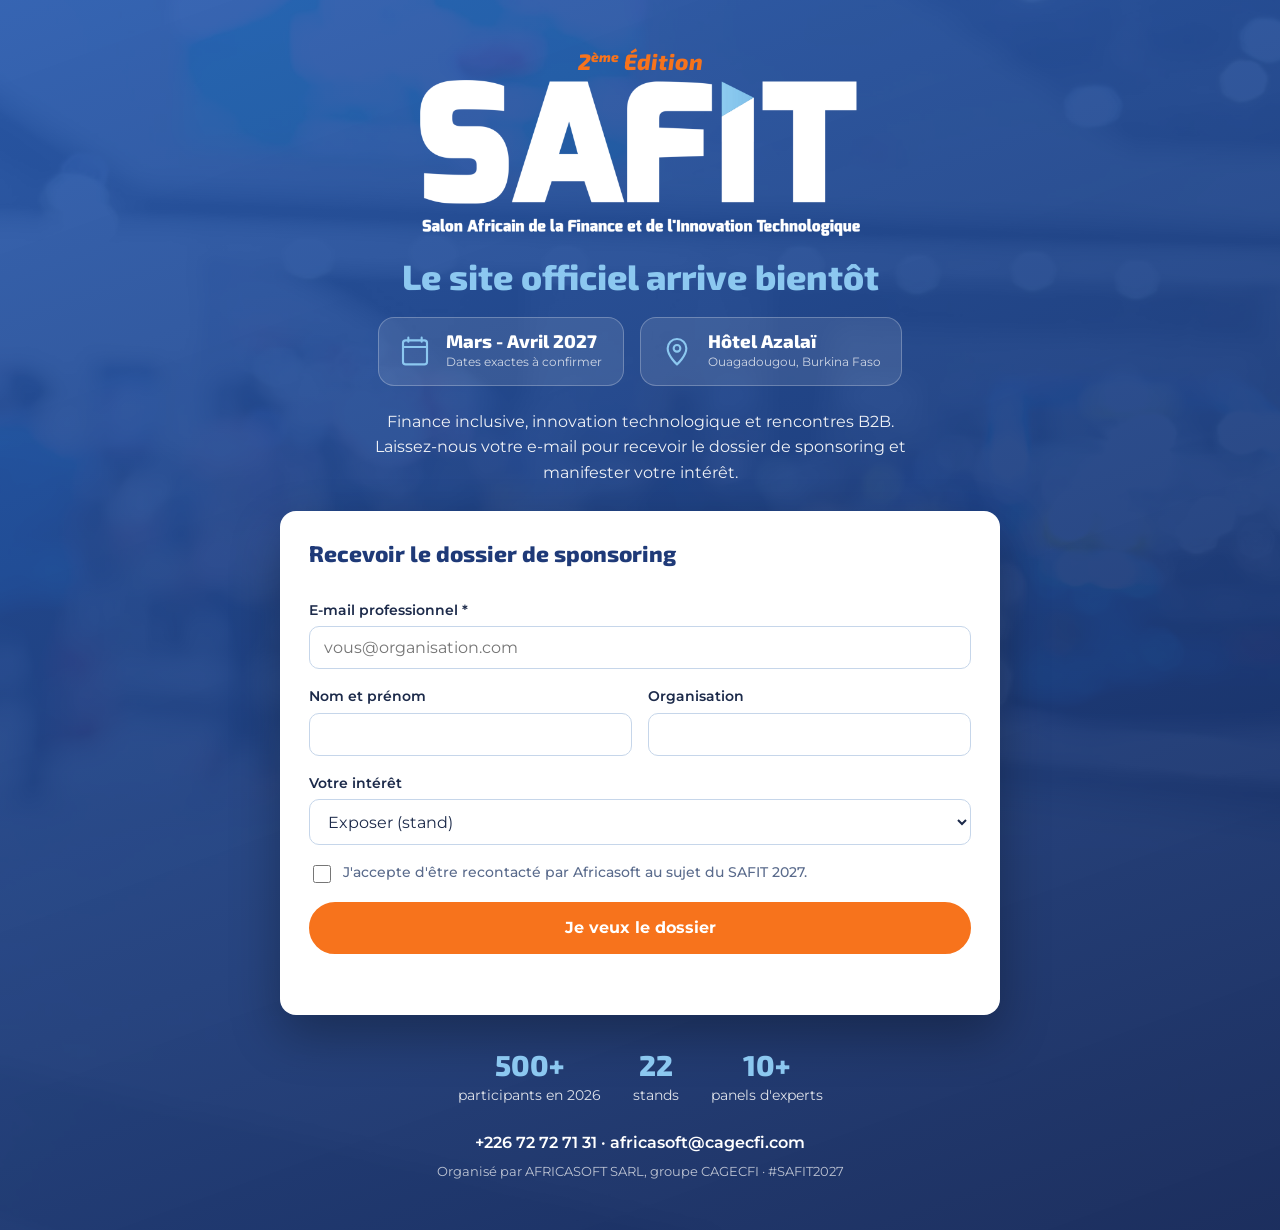
<file: index.html>
<!doctype html>
<html lang="fr">
<head>
  <meta charset="utf-8">
  <meta name="viewport" content="width=device-width, initial-scale=1">
  <title>SAFIT 2027 | Bientôt en ligne, 2ème édition à Ouagadougou</title>
  <meta name="description" content="SAFIT 2027, 2ème édition du Salon Africain de la Finance et de l'Innovation Technologique. Mars - Avril 2027, Hôtel Azalaï, Ouagadougou. Recevez le dossier de sponsoring.">
  <meta property="og:title" content="SAFIT 2027 | Bientôt en ligne">
  <meta property="og:description" content="2ème édition, Mars - Avril 2027, Hôtel Azalaï, Ouagadougou. Recevez le dossier de sponsoring.">
  <meta property="og:type" content="website">
  <meta property="og:image" content="https://www.safit-africa.com/assets/hero.jpg">
  <meta name="theme-color" content="#1f3a78">
  <link rel="icon" href="favicon.ico" sizes="48x48">
  <link rel="icon" type="image/png" sizes="32x32" href="favicon-32.png">
  <link rel="apple-touch-icon" href="apple-touch-icon.png">
  <link rel="preconnect" href="https://fonts.googleapis.com">
  <link rel="preconnect" href="https://fonts.gstatic.com" crossorigin>
  <link href="https://fonts.googleapis.com/css2?family=Exo+2:wght@500;700;800&family=Montserrat:wght@400;500;600;700&display=swap" rel="stylesheet">
  <link rel="stylesheet" href="soon.css">
</head>
<body>
<main class="soon">
  <div class="soon__in">
    <p class="soon__edition">2<sup>ème</sup> Édition</p>
    <img class="soon__logo" src="assets/logo-safit-white.png" alt="SAFIT, Salon Africain de la Finance et de l'Innovation Technologique" width="520" height="185">
    <h1 class="soon__title">Le site officiel arrive bientôt</h1>

    <ul class="soon__facts">
      <li>
        <svg viewBox="0 0 24 24" aria-hidden="true"><path d="M7 2v3M17 2v3M3 9h18M5 4h14a2 2 0 0 1 2 2v14a2 2 0 0 1-2 2H5a2 2 0 0 1-2-2V6a2 2 0 0 1 2-2z"/></svg>
        <span><strong>Mars - Avril 2027</strong><small>Dates exactes à confirmer</small></span>
      </li>
      <li>
        <svg viewBox="0 0 24 24" aria-hidden="true"><path d="M12 22s7-6.2 7-12a7 7 0 0 0-14 0c0 5.8 7 12 7 12z"/><circle cx="12" cy="10" r="2.5"/></svg>
        <span><strong>Hôtel Azalaï</strong><small>Ouagadougou, Burkina Faso</small></span>
      </li>
    </ul>

    <p class="soon__lead">Finance inclusive, innovation technologique et rencontres B2B. Laissez-nous votre e-mail pour recevoir le dossier de sponsoring et manifester votre intérêt.</p>

    <section class="card-form" id="interet" aria-labelledby="f-title">
      <form id="soon-form" action="https://formspree.io/f/xkjorpbg" method="POST" novalidate>
        <h2 id="f-title">Recevoir le dossier de sponsoring</h2>
        <input type="text" name="_gotcha" tabindex="-1" autocomplete="off" aria-hidden="true" style="position:absolute;left:-9999px">
        <input type="hidden" name="_subject" value="SAFIT 2027 : intérêt (page bientôt en ligne)">
        <input type="hidden" name="source" value="page-coming-soon">

        <label>E-mail professionnel *
          <input name="email" type="email" autocomplete="email" required placeholder="vous@organisation.com">
        </label>
        <div class="row">
          <label>Nom et prénom
            <input name="nom" autocomplete="name">
          </label>
          <label>Organisation
            <input name="org" autocomplete="organization">
          </label>
        </div>
        <label>Votre intérêt
          <select name="interet">
            <option>Exposer (stand)</option>
            <option>Devenir sponsor</option>
            <option>Annoncer dans le magazine</option>
            <option>Participer en tant que visiteur</option>
            <option>Presse / médias</option>
            <option>Autre</option>
          </select>
        </label>
        <label class="consent"><input type="checkbox" name="consentement" value="oui" required>
          <span>J'accepte d'être recontacté par Africasoft au sujet du SAFIT 2027.</span>
        </label>
        <button class="btn" type="submit">Je veux le dossier</button>
        <p class="note" id="soon-note" role="status"></p>
      </form>

      <div class="done" id="soon-done" hidden>
        <h2>Merci, c'est noté !</h2>
        <p>Votre intérêt est bien enregistré et l'équipe vous recontacte rapidement. Le téléchargement du dossier démarre. Sinon, cliquez ci-dessous :</p>
        <a class="btn" href="docs/SAFIT-2027-dossier-de-sponsoring.pdf" download>Télécharger le dossier de sponsoring <small>PDF, 22 Mo</small></a>
      </div>
    </section>

    <ul class="soon__stats" aria-label="Édition 2026">
      <li><b>500+</b><span>participants en 2026</span></li>
      <li><b>22</b><span>stands</span></li>
      <li><b>10+</b><span>panels d'experts</span></li>
    </ul>

    <p class="soon__contact">
      <a href="tel:+22672727131">+226 72 72 71 31</a> ·
      <a href="mailto:africasoft@cagecfi.com">africasoft@cagecfi.com</a>
    </p>
    <p class="soon__org">Organisé par AFRICASOFT SARL, groupe CAGECFI · #SAFIT2027</p>
  </div>
</main>
<script src="soon.js"></script>
</body>
</html>
</file>
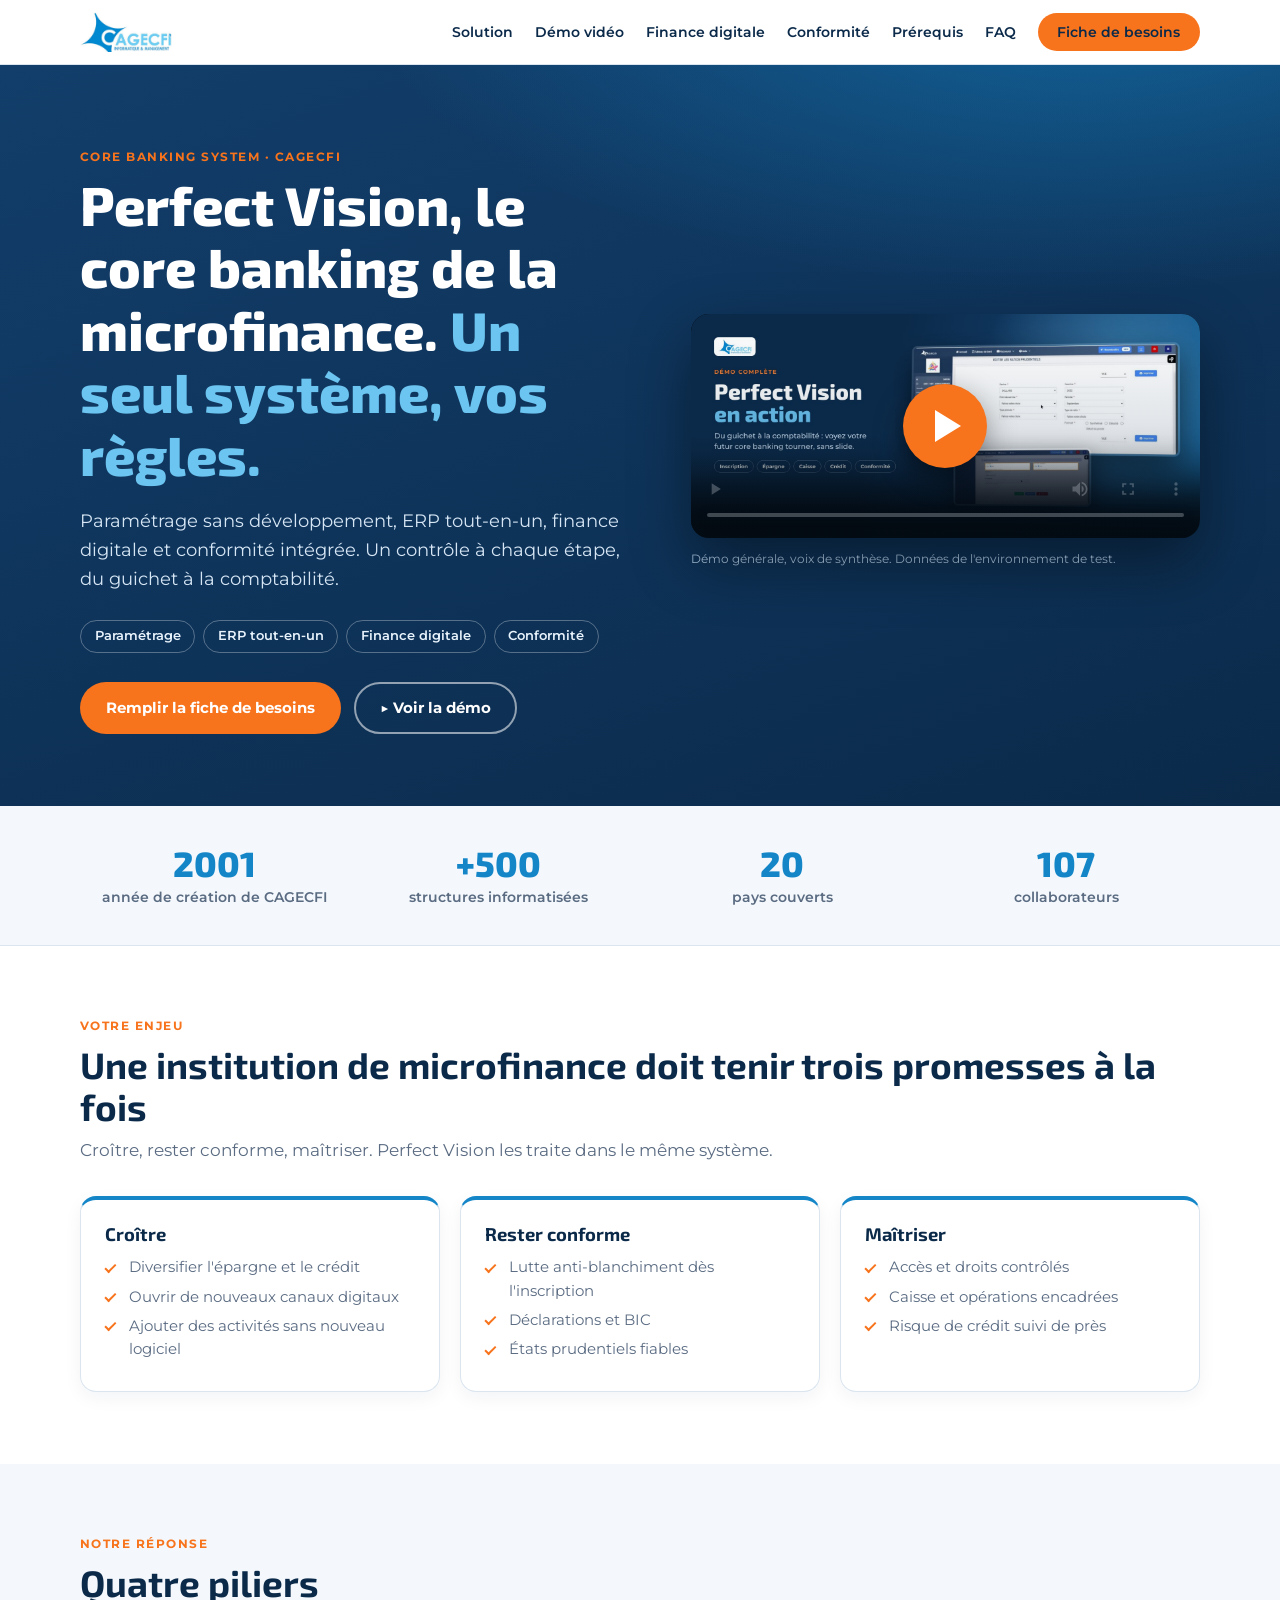
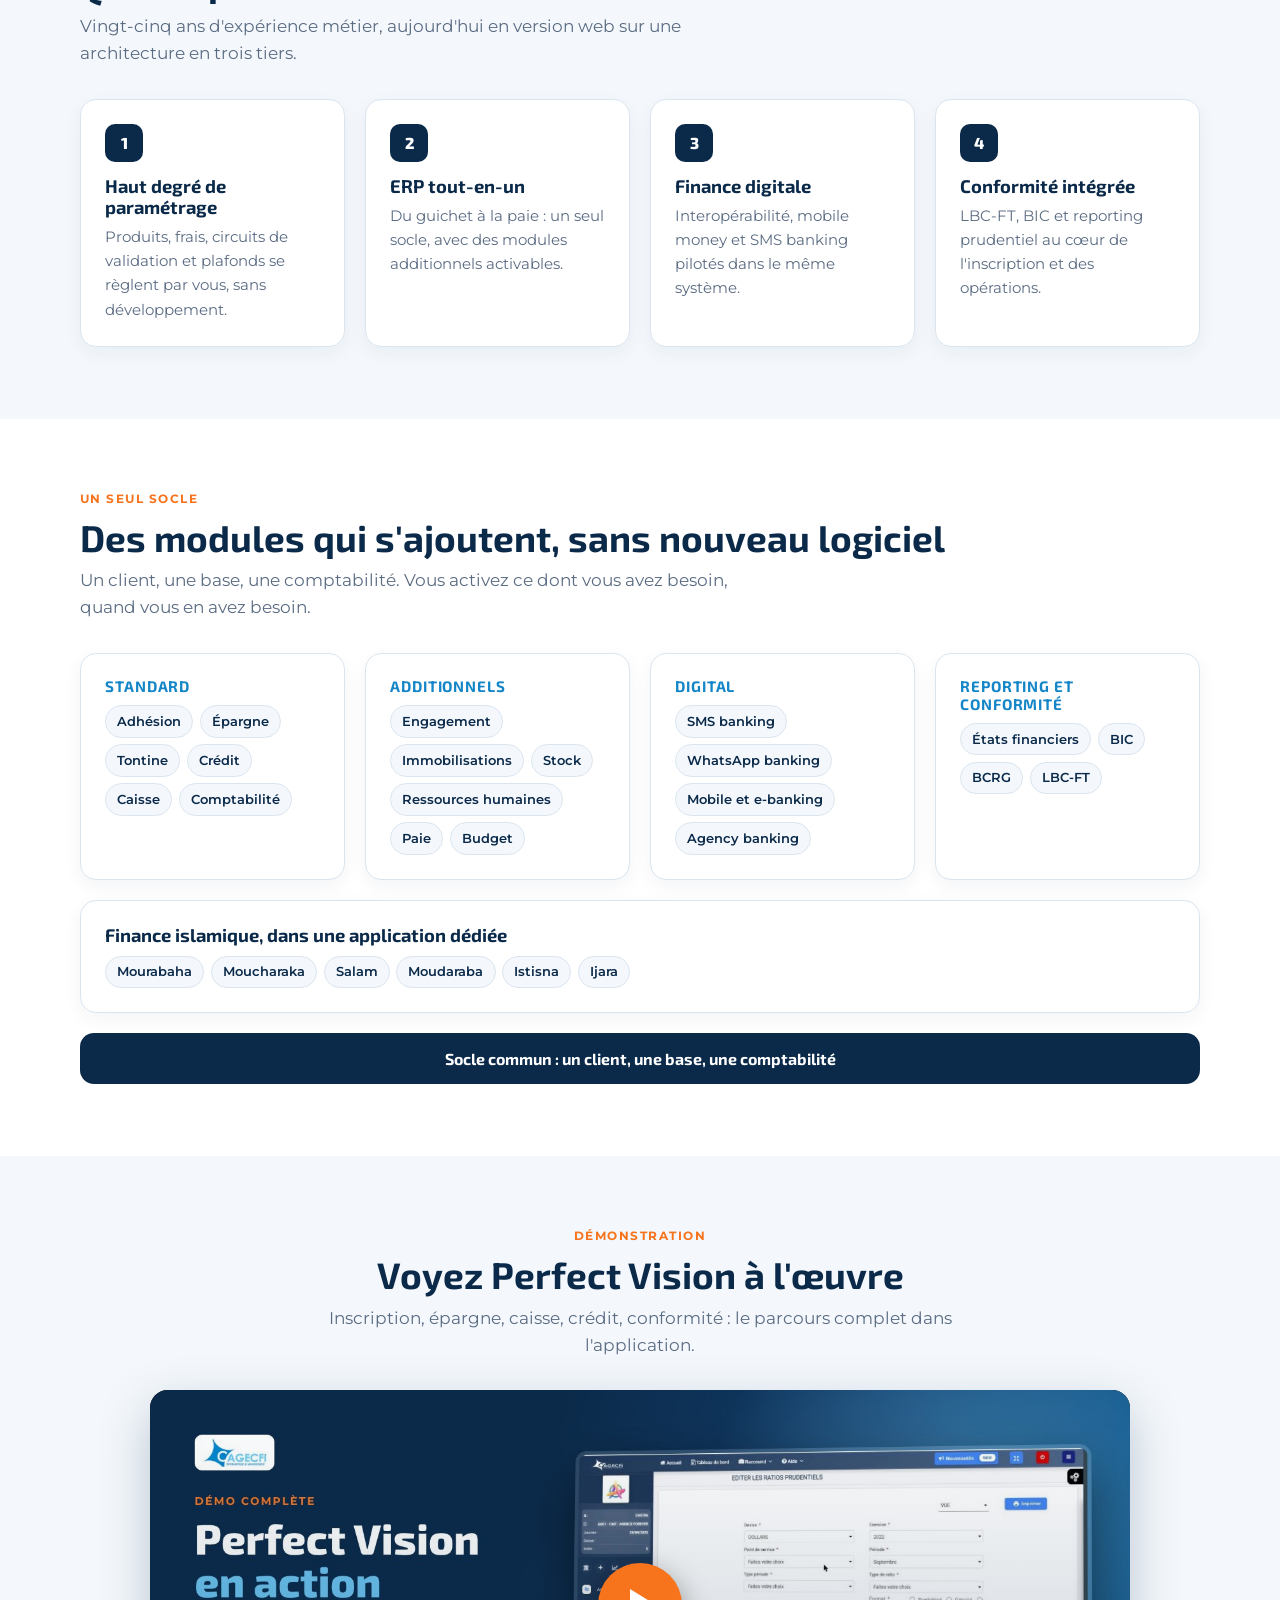
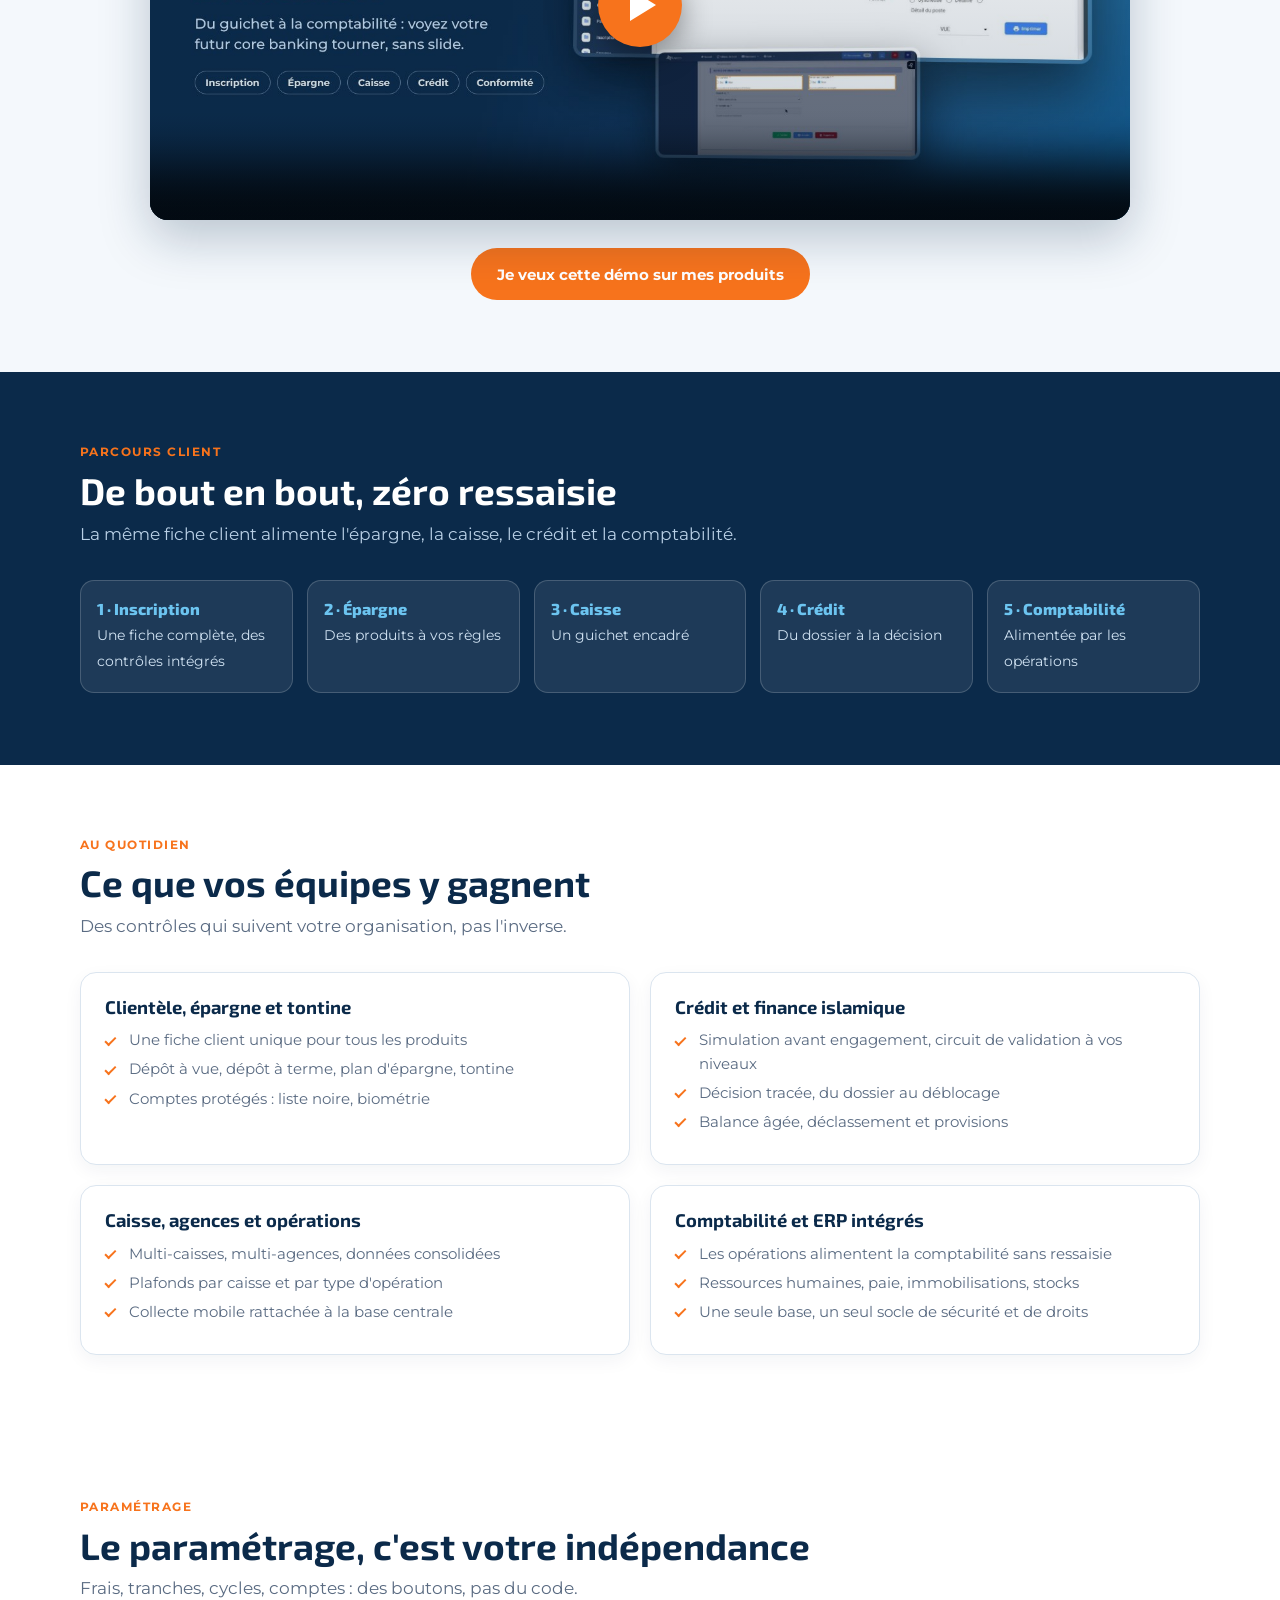
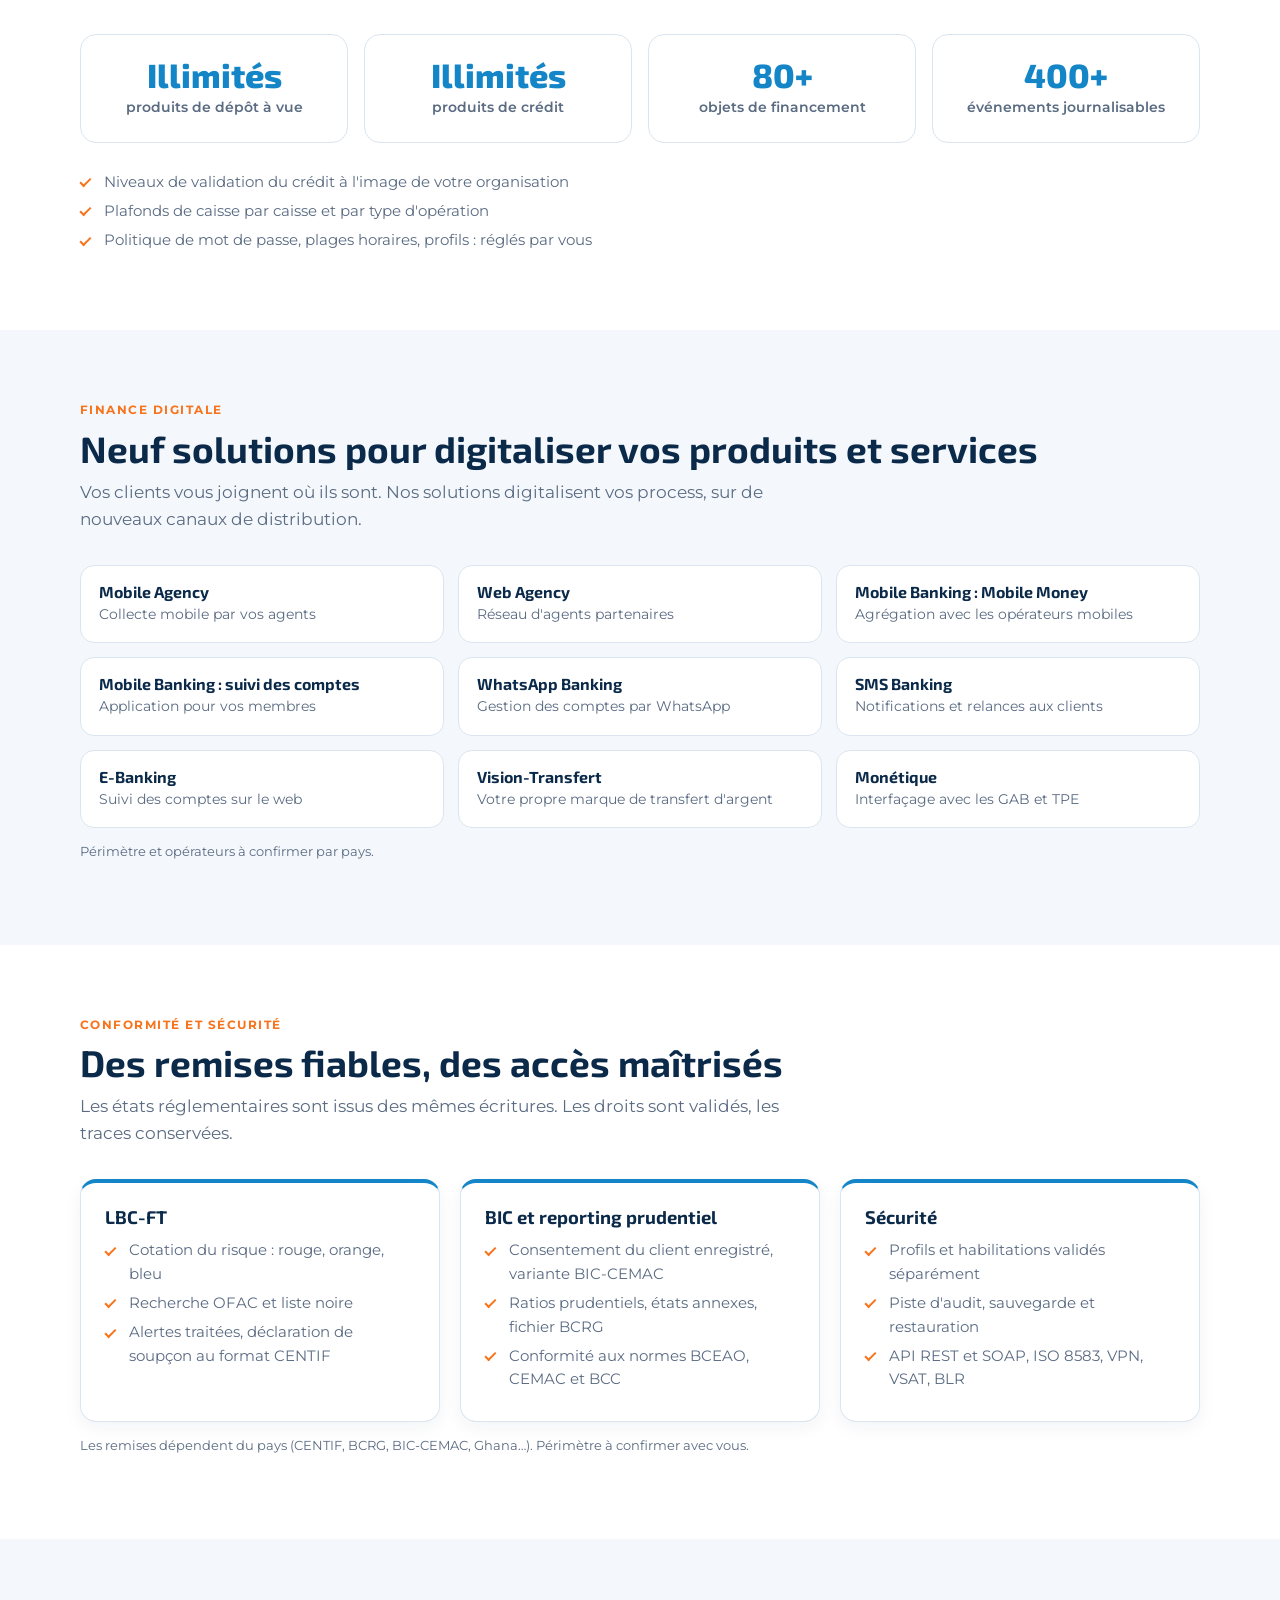
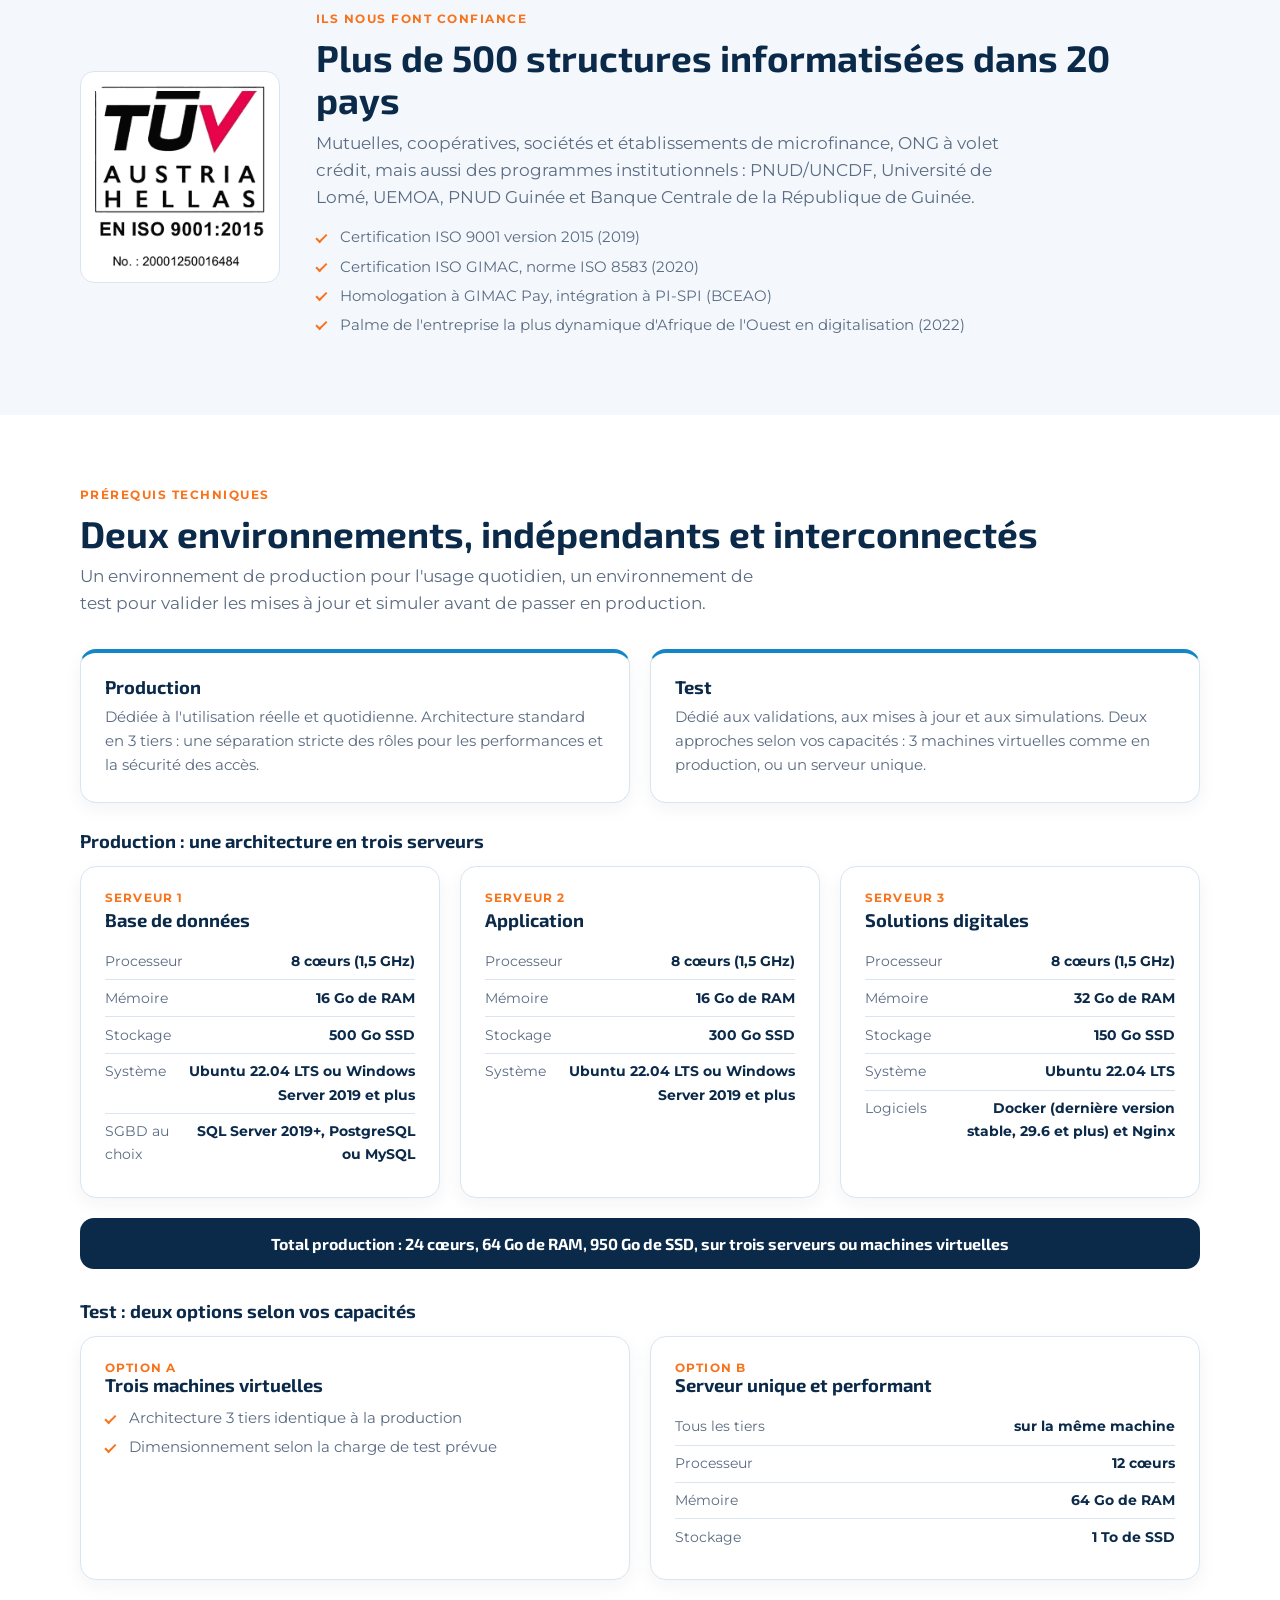
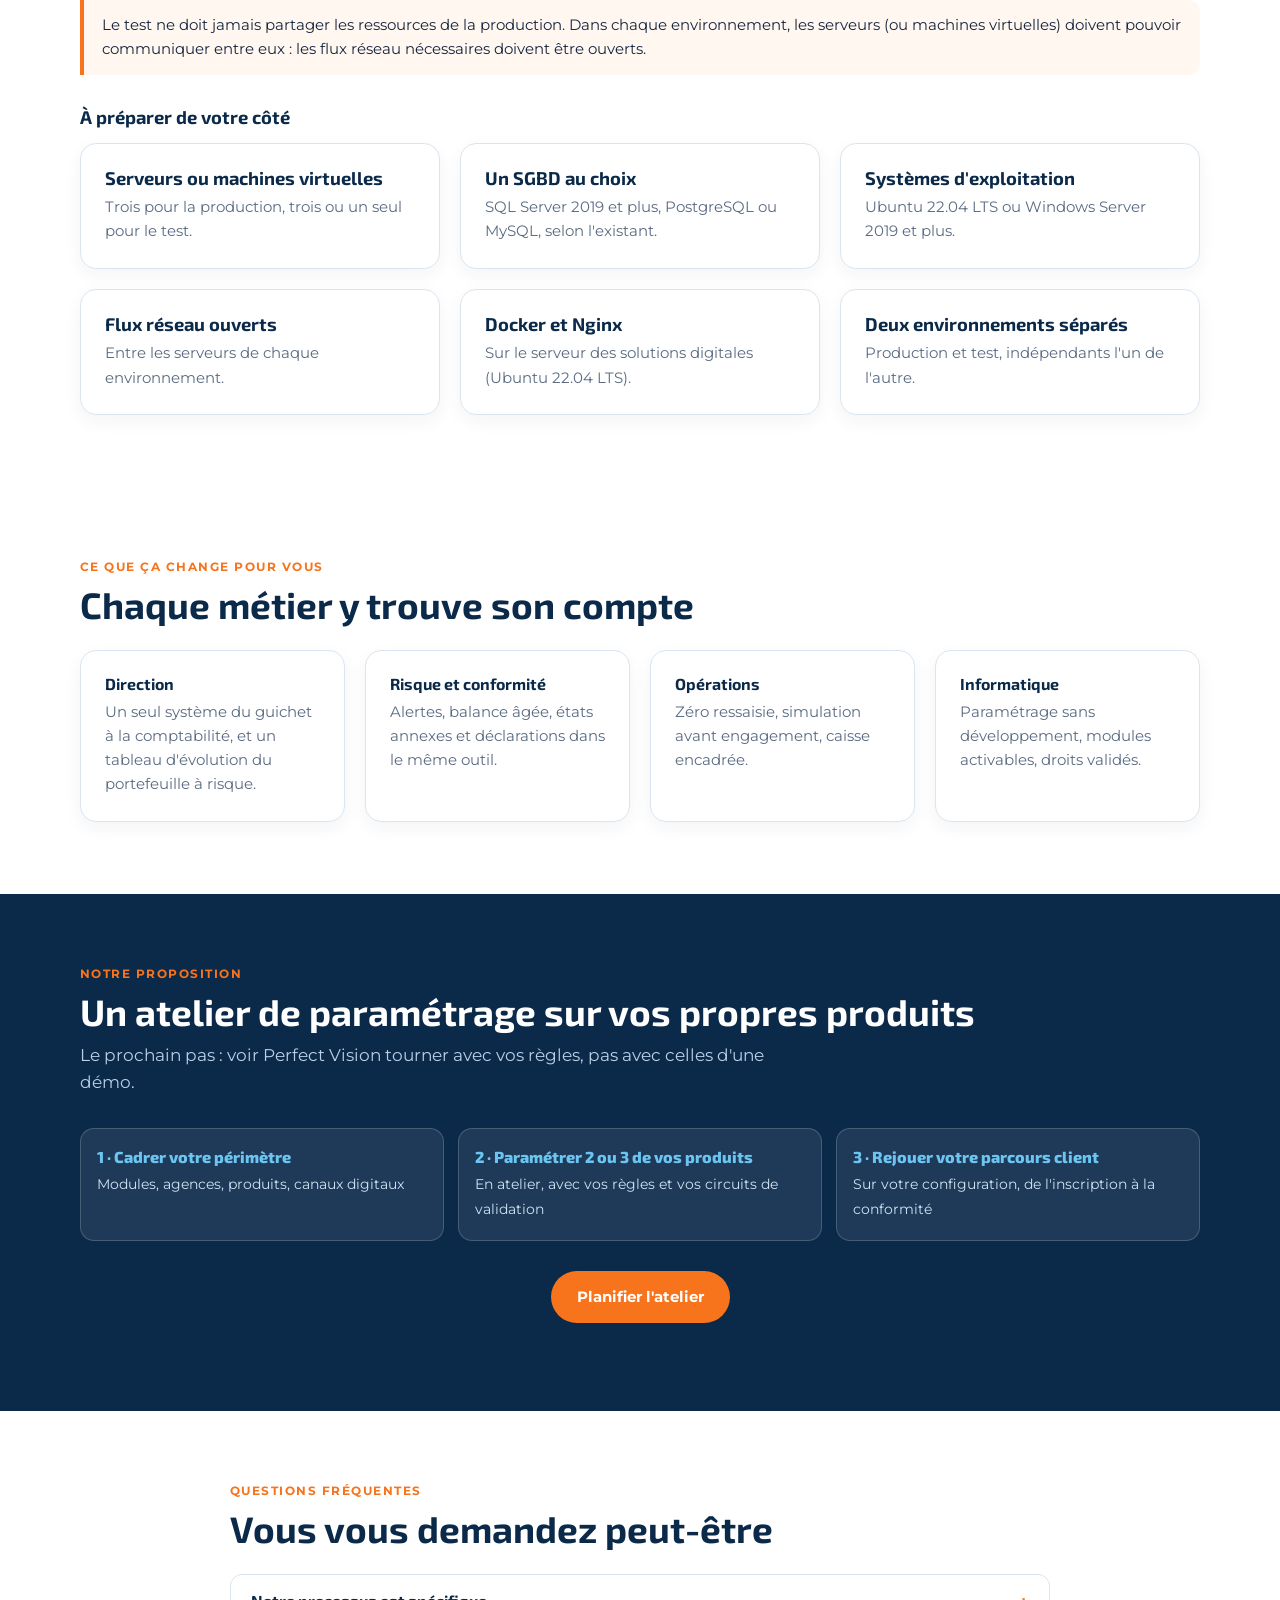
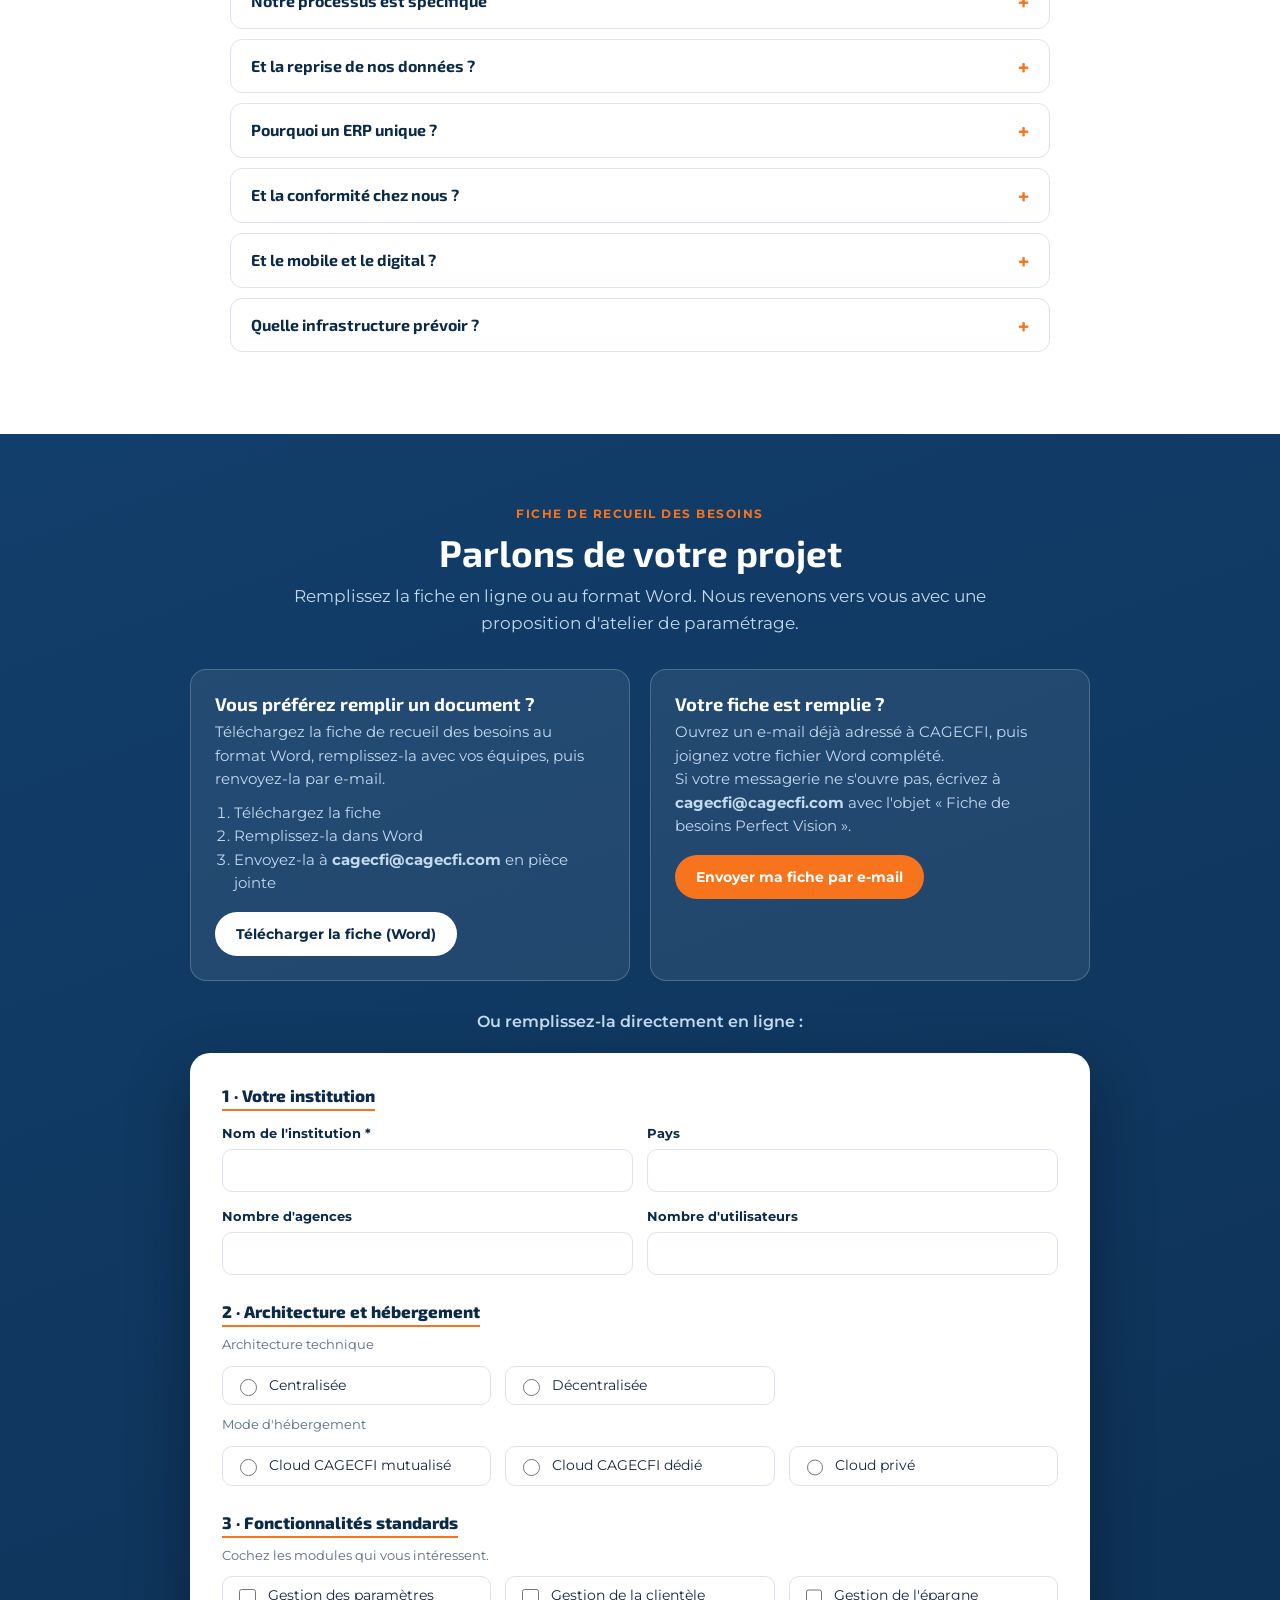
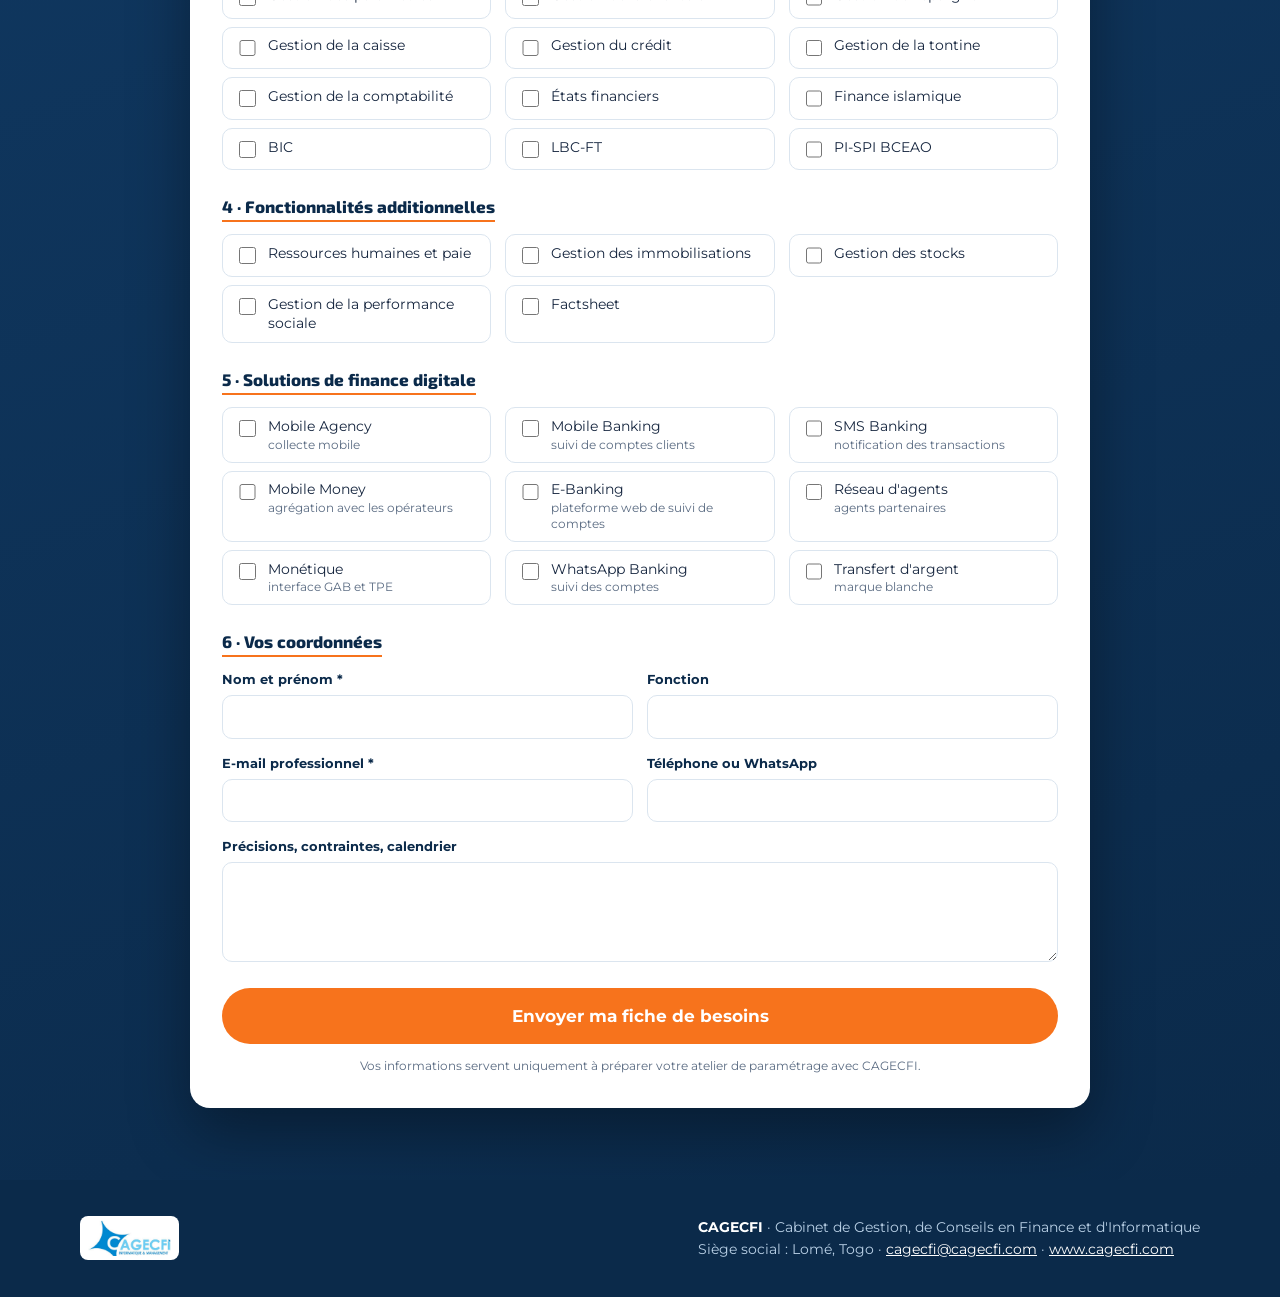
<file: perfect-vision/index.html>
<!doctype html>
<html lang="fr">
<head>
<meta charset="utf-8">
<meta name="viewport" content="width=device-width, initial-scale=1">
<title>Perfect Vision | Core Banking pour la microfinance, par CAGECFI</title>
<meta name="description" content="Perfect Vision, le core banking de CAGECFI pour la microfinance : un seul système, vos règles, un contrôle à chaque étape. Voyez la démo et demandez un atelier de paramétrage.">
<meta name="theme-color" content="#0b2a4a">
<meta property="og:title" content="Perfect Vision | Core Banking pour la microfinance">
<meta property="og:description" content="Un seul système, vos règles, un contrôle à chaque étape. Démo vidéo et atelier de paramétrage.">
<meta property="og:type" content="website">
<link rel="icon" href="../favicon.ico" sizes="48x48">
<link rel="preconnect" href="https://fonts.googleapis.com">
<link rel="preconnect" href="https://fonts.gstatic.com" crossorigin>
<link href="https://fonts.googleapis.com/css2?family=Exo+2:wght@600;700;800&family=Montserrat:wght@400;500;600;700&display=swap" rel="stylesheet">
<style>
:root{--navy:#0b2a4a;--navy-2:#123e6b;--blue:#1486c8;--sky:#6cc4f0;--orange:#f7731c;--ink:#16263f;--muted:#5a6b82;--line:#dbe5ef;--bg:#f4f8fc;--white:#fff;--f-head:"Exo 2",system-ui,sans-serif;--f-body:"Montserrat",system-ui,sans-serif}
*,*::before,*::after{box-sizing:border-box}
html{scroll-behavior:smooth}
body{margin:0;font-family:var(--f-body);color:var(--ink);background:var(--white);line-height:1.6;-webkit-font-smoothing:antialiased}
img{max-width:100%;height:auto;display:block}
a{color:var(--blue)}
.wrap{width:min(1120px,100% - 32px);margin-inline:auto}
section{padding:72px 0}
h1,h2,h3{font-family:var(--f-head);line-height:1.15;margin:0}
h2{font-size:clamp(1.6rem,3.4vw,2.3rem);color:var(--navy);margin-bottom:.6rem}
h3{font-size:1.15rem;color:var(--navy);margin-bottom:.4rem}
.eyebrow{font:700 .78rem var(--f-body);letter-spacing:.12em;text-transform:uppercase;color:var(--orange);margin:0 0 .6rem}
.lead{color:var(--muted);max-width:64ch;margin:0 0 2rem;font-size:1.05rem}
.center{text-align:center}.center .lead{margin-inline:auto}
.btn{display:inline-flex;align-items:center;gap:.5rem;padding:.9rem 1.5rem;border-radius:999px;font:700 .95rem var(--f-body);text-decoration:none;border:2px solid transparent;cursor:pointer;transition:transform .15s,background .15s}
.btn:hover{transform:translateY(-2px)}
.btn--primary{background:var(--orange);color:#fff}
.btn--primary:hover{background:#e0620f}
.btn--ghost{border-color:rgba(255,255,255,.55);color:#fff;background:transparent}
.btn--ghost:hover{background:rgba(255,255,255,.12)}
:focus-visible{outline:3px solid var(--sky);outline-offset:3px}

/* header */
.top{position:sticky;top:0;z-index:50;background:rgba(255,255,255,.96);backdrop-filter:blur(8px);border-bottom:1px solid var(--line)}
.top__in{display:flex;align-items:center;justify-content:space-between;gap:16px;height:64px}
.top__logo{height:40px;width:auto}
.top nav{display:flex;gap:22px;align-items:center}
.top nav a{font:600 .85rem var(--f-body);color:var(--navy);text-decoration:none}
.top nav a:hover{color:var(--blue)}
.top .btn{padding:.55rem 1.1rem;font-size:.85rem}
@media(max-width:860px){.top nav a:not(.btn){display:none}}

/* hero */
.hero{background:radial-gradient(1200px 500px at 85% -10%,rgba(20,134,200,.55),transparent 60%),linear-gradient(160deg,var(--navy-2),var(--navy));color:#fff;padding:84px 0 72px}
.hero__grid{display:grid;grid-template-columns:1.05fr .95fr;gap:48px;align-items:center}
.hero h1{font-size:clamp(2.1rem,5vw,3.4rem);font-weight:800}
.hero h1 span{color:var(--sky)}
.hero p.sub{font-size:1.15rem;color:#d6e6f5;margin:1.2rem 0 1.6rem;max-width:52ch}
.hero__tags{display:flex;flex-wrap:wrap;gap:.5rem;margin:0 0 1.8rem;padding:0;list-style:none}
.hero__tags li{padding:.35rem .85rem;border:1px solid rgba(255,255,255,.3);border-radius:999px;font-size:.8rem;font-weight:600;color:#e8f3fc}
.hero__cta{display:flex;flex-wrap:wrap;gap:.8rem}
.vid{position:relative;border-radius:18px;overflow:hidden;box-shadow:0 24px 60px rgba(0,0,0,.4);background:#000;aspect-ratio:1536/674}
.vid video{width:100%;height:100%;display:block;object-fit:cover}
.hero__note{font-size:.75rem;color:#a9c4de;margin:.7rem 0 0}
@media(max-width:900px){.hero__grid{grid-template-columns:1fr}.hero{padding:56px 0}}

/* stats */
.stats{background:var(--bg);padding:36px 0;border-bottom:1px solid var(--line)}
.stats ul{list-style:none;margin:0;padding:0;display:grid;grid-template-columns:repeat(4,1fr);gap:16px;text-align:center}
.stats b{display:block;font:800 2.2rem var(--f-head);color:var(--blue)}
.stats span{font-size:.85rem;color:var(--muted);font-weight:600}
@media(max-width:700px){.stats ul{grid-template-columns:repeat(2,1fr)}}

/* cards */
.grid{display:grid;gap:20px}
.g3{grid-template-columns:repeat(3,1fr)}.g4{grid-template-columns:repeat(4,1fr)}.g2{grid-template-columns:repeat(2,1fr)}
@media(max-width:900px){.g3,.g4{grid-template-columns:repeat(2,1fr)}}
@media(max-width:600px){.g3,.g4,.g2{grid-template-columns:1fr}}
.card{background:#fff;border:1px solid var(--line);border-radius:16px;padding:24px;box-shadow:0 6px 18px rgba(11,42,74,.05)}
.card p{margin:0;color:var(--muted);font-size:.95rem}
.card .n{display:inline-grid;place-items:center;width:38px;height:38px;border-radius:10px;background:var(--navy);color:#fff;font:800 1rem var(--f-head);margin-bottom:.9rem}
.card--accent{border-top:4px solid var(--blue)}
.alt{background:var(--bg)}
.dark{background:var(--navy);color:#fff}
.dark h2,.dark h3{color:#fff}.dark .lead{color:#b9d0e6}

/* promesses */
.promesses .card ul,.checks{margin:.7rem 0 0;padding:0;list-style:none}
.promesses li,.checks li{position:relative;padding-left:1.5rem;font-size:.92rem;color:var(--muted);margin:.35rem 0}
.promesses li::before,.checks li::before{content:"";position:absolute;left:0;top:.5em;width:.7rem;height:.4rem;border-left:2px solid var(--orange);border-bottom:2px solid var(--orange);transform:rotate(-45deg)}

/* modules */
.mods{display:grid;grid-template-columns:repeat(4,1fr);gap:20px}
@media(max-width:900px){.mods{grid-template-columns:repeat(2,1fr)}}@media(max-width:560px){.mods{grid-template-columns:1fr}}
.mods h3{font-size:.95rem;text-transform:uppercase;letter-spacing:.06em;color:var(--blue)}
.chips{display:flex;flex-wrap:wrap;gap:.4rem;padding:0;margin:.6rem 0 0;list-style:none}
.chips li{padding:.3rem .7rem;background:var(--bg);border:1px solid var(--line);border-radius:999px;font-size:.82rem;font-weight:600;color:var(--navy)}
.socle{margin-top:20px;padding:16px 22px;border-radius:14px;background:var(--navy);color:#fff;text-align:center;font:700 1rem var(--f-head)}

/* parcours */
.steps{display:grid;grid-template-columns:repeat(5,1fr);gap:14px;counter-reset:s;margin:0;padding:0;list-style:none}
.steps li{position:relative;background:rgba(255,255,255,.08);border:1px solid rgba(255,255,255,.18);border-radius:14px;padding:18px 16px}
.steps b{display:block;font:800 1rem var(--f-head);color:var(--sky);margin-bottom:.3rem}
.steps span{font-size:.88rem;color:#d0e2f2}
@media(max-width:900px){.steps{grid-template-columns:1fr 1fr}}@media(max-width:520px){.steps{grid-template-columns:1fr}}
.steps--3{grid-template-columns:repeat(3,1fr)}
@media(max-width:700px){.steps--3{grid-template-columns:1fr}}
.dark .tagline{margin-top:22px;text-align:center;font-weight:600;color:#fff}

/* video section */
.demo__box{max-width:980px;margin-inline:auto}
.demo__box .vid{box-shadow:0 18px 50px rgba(11,42,74,.25)}
.demo__cta{text-align:center;margin-top:28px}

/* digital */
.dig{display:grid;grid-template-columns:repeat(3,1fr);gap:14px}
@media(max-width:800px){.dig{grid-template-columns:repeat(2,1fr)}}@media(max-width:520px){.dig{grid-template-columns:1fr}}
.dig div{background:#fff;border:1px solid var(--line);border-radius:14px;padding:16px 18px}
.dig b{display:block;color:var(--navy);font:700 1rem var(--f-head)}
.dig span{font-size:.86rem;color:var(--muted)}

/* trust */
.trust{display:grid;grid-template-columns:200px 1fr;gap:36px;align-items:center}
.trust img{background:#fff;border-radius:14px;padding:14px;border:1px solid var(--line)}
@media(max-width:700px){.trust{grid-template-columns:1fr}.trust img{max-width:160px}}

/* role */
.role h3{font-size:1rem}

/* faq */
details{background:#fff;border:1px solid var(--line);border-radius:12px;padding:16px 20px;margin-bottom:10px}
summary{cursor:pointer;font:700 1rem var(--f-head);color:var(--navy);list-style:none;display:flex;justify-content:space-between;gap:12px}
summary::after{content:"+";font-size:1.3rem;color:var(--orange);line-height:1}
details[open] summary::after{content:"\2212"}
details p{margin:.7rem 0 0;color:var(--muted);font-size:.95rem}

/* form */
.formsec{background:linear-gradient(160deg,var(--navy-2),var(--navy));color:#fff}
.formsec h2{color:#fff}.formsec .lead{color:#c3d9ee}
.form{background:#fff;color:var(--ink);border-radius:20px;padding:32px;box-shadow:0 24px 60px rgba(0,0,0,.35)}
.form fieldset{border:0;margin:0 0 26px;padding:0}
.form legend{font:800 1.05rem var(--f-head);color:var(--navy);padding:0;margin-bottom:12px;border-bottom:2px solid var(--orange);padding-bottom:4px;display:inline-block}
.row{display:grid;grid-template-columns:repeat(2,1fr);gap:14px}
@media(max-width:640px){.row{grid-template-columns:1fr}.form{padding:22px 18px}}
label.f{display:block;font-size:.82rem;font-weight:700;color:var(--navy)}
label.f input,label.f select,label.f textarea{display:block;width:100%;margin-top:5px;padding:.7rem .85rem;border:1.5px solid var(--line);border-radius:10px;font:500 .95rem var(--f-body);color:var(--ink);background:#fff}
label.f input:focus,label.f select:focus,label.f textarea:focus{border-color:var(--blue);outline:none;box-shadow:0 0 0 3px rgba(20,134,200,.2)}
.opts{display:grid;grid-template-columns:repeat(auto-fill,minmax(230px,1fr));gap:8px 14px}
.opt{display:flex;align-items:flex-start;gap:.55rem;font-size:.9rem;padding:.55rem .75rem;border:1.5px solid var(--line);border-radius:10px;cursor:pointer;line-height:1.35}
.opt:hover{border-color:var(--blue)}
.opt input{margin-top:.2rem;accent-color:var(--orange);width:1.05rem;height:1.05rem;flex:none}
.opt small{display:block;color:var(--muted);font-size:.75rem}
.help{font-size:.8rem;color:var(--muted);margin:-4px 0 10px}
.hp{position:absolute;left:-9999px}
.form .btn{width:100%;justify-content:center;font-size:1.05rem;padding:1rem}
.msg{margin-top:14px;padding:12px 16px;border-radius:10px;font-size:.92rem;display:none}
.msg.ok{display:block;background:#e6f6ec;color:#146c2e}.msg.err{display:block;background:#fdecec;color:#9b1c1c}
.legal{font-size:.76rem;color:var(--muted);margin:12px 0 0;text-align:center}

/* play overlay */
.play{position:absolute;inset:0;display:grid;place-items:center;background:linear-gradient(0deg,rgba(11,42,74,.25),rgba(11,42,74,0));border:0;cursor:pointer;padding:0}
.play span{display:grid;place-items:center;width:84px;height:84px;border-radius:50%;background:var(--orange);box-shadow:0 10px 30px rgba(0,0,0,.4);transition:transform .15s}
.play:hover span{transform:scale(1.08)}
.play span::after{content:"";margin-left:6px;border-left:26px solid #fff;border-top:16px solid transparent;border-bottom:16px solid transparent}
.vid.is-playing .play{display:none}

/* indépendance */
.indep{display:grid;grid-template-columns:repeat(4,1fr);gap:16px;margin:0 0 28px;padding:0;list-style:none;text-align:center}
.indep li{background:#fff;border:1px solid var(--line);border-radius:16px;padding:22px 12px}
.indep b{display:block;font:800 clamp(1.5rem,3vw,2.1rem) var(--f-head);color:var(--blue);line-height:1.1}
.indep span{font-size:.88rem;color:var(--muted);font-weight:600}
@media(max-width:800px){.indep{grid-template-columns:repeat(2,1fr)}}

/* prérequis */
.srv{display:grid;grid-template-columns:repeat(3,1fr);gap:20px}
@media(max-width:900px){.srv{grid-template-columns:1fr}}
.srv h3 small{display:block;font:700 .72rem var(--f-body);letter-spacing:.1em;text-transform:uppercase;color:var(--orange);margin-bottom:.3rem}
.spec{margin:.8rem 0 0;padding:0;list-style:none;font-size:.9rem}
.spec li{display:flex;justify-content:space-between;gap:14px;padding:.4rem 0;border-bottom:1px solid var(--line)}
.spec li:last-child{border-bottom:0}
.spec span{color:var(--muted)}.spec b{text-align:right;color:var(--navy)}
.total{margin-top:20px;padding:16px 22px;border-radius:14px;background:var(--navy);color:#fff;font:700 1rem var(--f-head);text-align:center}
.env{display:grid;grid-template-columns:repeat(2,1fr);gap:20px;margin-bottom:20px}
@media(max-width:700px){.env{grid-template-columns:1fr}}
.rule{margin-top:20px;padding:14px 18px;border-left:4px solid var(--orange);background:#fff7f0;border-radius:0 12px 12px 0;font-size:.92rem;color:var(--ink)}

/* word */
.word{display:grid;grid-template-columns:1fr 1fr;gap:20px;margin-bottom:28px}
@media(max-width:760px){.word{grid-template-columns:1fr}}
.word .card{background:rgba(255,255,255,.08);border:1px solid rgba(255,255,255,.2);color:#fff;box-shadow:none}
.word h3{color:#fff}.word p,.word li{color:#c3d9ee;font-size:.92rem}
.word ol{margin:.6rem 0 1rem;padding-left:1.2rem}
.word .btn{font-size:.9rem;padding:.7rem 1.2rem}
.btn--light{background:#fff;color:var(--navy)}.btn--light:hover{background:#e8f3fc}

/* footer */
footer{background:var(--navy);color:#b9d0e6;padding:36px 0;font-size:.88rem}
footer .wrap{display:flex;flex-wrap:wrap;justify-content:space-between;gap:16px;align-items:center}
footer a{color:#fff}
footer img{height:44px;width:auto;background:#fff;border-radius:8px;padding:4px 8px}
.sticky{position:fixed;left:0;right:0;bottom:0;z-index:60;padding:10px 16px;background:rgba(255,255,255,.97);border-top:1px solid var(--line);display:none}
.sticky .btn{width:100%;justify-content:center}
@media(max-width:700px){.sticky{display:block}body{padding-bottom:70px}}
@media(prefers-reduced-motion:reduce){html{scroll-behavior:auto}.btn{transition:none}}
</style>
</head>
<body>

<header class="top">
  <div class="wrap top__in">
    <a href="#top" aria-label="CAGECFI, accueil"><img class="top__logo" src="assets/logo-cagecfi.png" alt="CAGECFI Informatique et Management"></a>
    <nav aria-label="Navigation principale">
      <a href="#solution">Solution</a>
      <a href="#demo">Démo vidéo</a>
      <a href="#digital">Finance digitale</a>
      <a href="#conformite">Conformité</a>
      <a href="#prerequis">Prérequis</a>
      <a href="#faq">FAQ</a>
      <a class="btn btn--primary" href="#besoins">Fiche de besoins</a>
    </nav>
  </div>
</header>

<main id="top">

<!-- HERO -->
<section class="hero">
  <div class="wrap hero__grid">
    <div>
      <p class="eyebrow">Core Banking System · CAGECFI</p>
      <h1>Perfect Vision, le core banking de la microfinance. <span>Un seul système, vos règles.</span></h1>
      <p class="sub">Paramétrage sans développement, ERP tout-en-un, finance digitale et conformité intégrée. Un contrôle à chaque étape, du guichet à la comptabilité.</p>
      <ul class="hero__tags">
        <li>Paramétrage</li><li>ERP tout-en-un</li><li>Finance digitale</li><li>Conformité</li>
      </ul>
      <div class="hero__cta">
        <a class="btn btn--primary" href="#besoins">Remplir la fiche de besoins</a>
        <a class="btn btn--ghost" href="#demo">&#9654; Voir la démo</a>
      </div>
    </div>
    <div>
      <div class="vid">
        <video controls preload="metadata" poster="assets/demo-poster.jpg" playsinline aria-label="Démonstration générale de Perfect Vision">
          <source src="assets/demo-perfect-vision.mp4" type="video/mp4">
          Votre navigateur ne lit pas la vidéo. <a href="assets/demo-perfect-vision.mp4">Télécharger la démo</a>.
        </video>
      </div>
      <p class="hero__note">Démo générale, voix de synthèse. Données de l'environnement de test.</p>
    </div>
  </div>
</section>

<!-- CHIFFRES -->
<div class="stats">
  <div class="wrap">
    <ul>
      <li><b>2001</b><span>année de création de CAGECFI</span></li>
      <li><b>+500</b><span>structures informatisées</span></li>
      <li><b>20</b><span>pays couverts</span></li>
      <li><b>107</b><span>collaborateurs</span></li>
    </ul>
  </div>
</div>

<!-- 3 PROMESSES -->
<section class="promesses">
  <div class="wrap">
    <p class="eyebrow">Votre enjeu</p>
    <h2>Une institution de microfinance doit tenir trois promesses à la fois</h2>
    <p class="lead">Croître, rester conforme, maîtriser. Perfect Vision les traite dans le même système.</p>
    <div class="grid g3">
      <div class="card card--accent"><h3>Croître</h3>
        <ul><li>Diversifier l'épargne et le crédit</li><li>Ouvrir de nouveaux canaux digitaux</li><li>Ajouter des activités sans nouveau logiciel</li></ul></div>
      <div class="card card--accent"><h3>Rester conforme</h3>
        <ul><li>Lutte anti-blanchiment dès l'inscription</li><li>Déclarations et BIC</li><li>États prudentiels fiables</li></ul></div>
      <div class="card card--accent"><h3>Maîtriser</h3>
        <ul><li>Accès et droits contrôlés</li><li>Caisse et opérations encadrées</li><li>Risque de crédit suivi de près</li></ul></div>
    </div>
  </div>
</section>

<!-- 4 PILIERS -->
<section class="alt" id="solution">
  <div class="wrap">
    <p class="eyebrow">Notre réponse</p>
    <h2>Quatre piliers</h2>
    <p class="lead">Vingt-cinq ans d'expérience métier, aujourd'hui en version web sur une architecture en trois tiers.</p>
    <div class="grid g4">
      <div class="card"><span class="n">1</span><h3>Haut degré de paramétrage</h3><p>Produits, frais, circuits de validation et plafonds se règlent par vous, sans développement.</p></div>
      <div class="card"><span class="n">2</span><h3>ERP tout-en-un</h3><p>Du guichet à la paie : un seul socle, avec des modules additionnels activables.</p></div>
      <div class="card"><span class="n">3</span><h3>Finance digitale</h3><p>Interopérabilité, mobile money et SMS banking pilotés dans le même système.</p></div>
      <div class="card"><span class="n">4</span><h3>Conformité intégrée</h3><p>LBC-FT, BIC et reporting prudentiel au cœur de l'inscription et des opérations.</p></div>
    </div>
  </div>
</section>

<!-- MODULES -->
<section>
  <div class="wrap">
    <p class="eyebrow">Un seul socle</p>
    <h2>Des modules qui s'ajoutent, sans nouveau logiciel</h2>
    <p class="lead">Un client, une base, une comptabilité. Vous activez ce dont vous avez besoin, quand vous en avez besoin.</p>
    <div class="mods">
      <div class="card"><h3>Standard</h3><ul class="chips"><li>Adhésion</li><li>Épargne</li><li>Tontine</li><li>Crédit</li><li>Caisse</li><li>Comptabilité</li></ul></div>
      <div class="card"><h3>Additionnels</h3><ul class="chips"><li>Engagement</li><li>Immobilisations</li><li>Stock</li><li>Ressources humaines</li><li>Paie</li><li>Budget</li></ul></div>
      <div class="card"><h3>Digital</h3><ul class="chips"><li>SMS banking</li><li>WhatsApp banking</li><li>Mobile et e-banking</li><li>Agency banking</li></ul></div>
      <div class="card"><h3>Reporting et conformité</h3><ul class="chips"><li>États financiers</li><li>BIC</li><li>BCRG</li><li>LBC-FT</li></ul></div>
    </div>
    <div class="card" style="margin-top:20px"><h3>Finance islamique, dans une application dédiée</h3>
      <ul class="chips"><li>Mourabaha</li><li>Moucharaka</li><li>Salam</li><li>Moudaraba</li><li>Istisna</li><li>Ijara</li></ul></div>
    <div class="socle">Socle commun : un client, une base, une comptabilité</div>
  </div>
</section>

<!-- DEMO VIDEO -->
<section class="alt" id="demo">
  <div class="wrap demo__box center">
    <p class="eyebrow">Démonstration</p>
    <h2>Voyez Perfect Vision à l'œuvre</h2>
    <p class="lead">Inscription, épargne, caisse, crédit, conformité : le parcours complet dans l'application.</p>
    <div class="vid">
      <video controls preload="none" poster="assets/demo-poster.jpg" playsinline aria-label="Démonstration générale complète de Perfect Vision">
        <source src="assets/demo-perfect-vision.mp4" type="video/mp4">
      </video>
    </div>
    <div class="demo__cta">
      <a class="btn btn--primary" href="#besoins">Je veux cette démo sur mes produits</a>
    </div>
  </div>
</section>

<!-- PARCOURS CLIENT -->
<section class="dark">
  <div class="wrap">
    <p class="eyebrow">Parcours client</p>
    <h2>De bout en bout, zéro ressaisie</h2>
    <p class="lead">La même fiche client alimente l'épargne, la caisse, le crédit et la comptabilité.</p>
    <ol class="steps">
      <li><b>1 · Inscription</b><span>Une fiche complète, des contrôles intégrés</span></li>
      <li><b>2 · Épargne</b><span>Des produits à vos règles</span></li>
      <li><b>3 · Caisse</b><span>Un guichet encadré</span></li>
      <li><b>4 · Crédit</b><span>Du dossier à la décision</span></li>
      <li><b>5 · Comptabilité</b><span>Alimentée par les opérations</span></li>
    </ol>
  </div>
</section>

<!-- FONCTIONNALITES -->
<section>
  <div class="wrap">
    <p class="eyebrow">Au quotidien</p>
    <h2>Ce que vos équipes y gagnent</h2>
    <p class="lead">Des contrôles qui suivent votre organisation, pas l'inverse.</p>
    <div class="grid g2">
      <div class="card"><h3>Clientèle, épargne et tontine</h3>
        <ul class="checks"><li>Une fiche client unique pour tous les produits</li><li>Dépôt à vue, dépôt à terme, plan d'épargne, tontine</li><li>Comptes protégés : liste noire, biométrie</li></ul></div>
      <div class="card"><h3>Crédit et finance islamique</h3>
        <ul class="checks"><li>Simulation avant engagement, circuit de validation à vos niveaux</li><li>Décision tracée, du dossier au déblocage</li><li>Balance âgée, déclassement et provisions</li></ul></div>
      <div class="card"><h3>Caisse, agences et opérations</h3>
        <ul class="checks"><li>Multi-caisses, multi-agences, données consolidées</li><li>Plafonds par caisse et par type d'opération</li><li>Collecte mobile rattachée à la base centrale</li></ul></div>
      <div class="card"><h3>Comptabilité et ERP intégrés</h3>
        <ul class="checks"><li>Les opérations alimentent la comptabilité sans ressaisie</li><li>Ressources humaines, paie, immobilisations, stocks</li><li>Une seule base, un seul socle de sécurité et de droits</li></ul></div>
    </div>
  </div>
</section>

<!-- INDEPENDANCE -->
<section>
  <div class="wrap">
    <p class="eyebrow">Paramétrage</p>
    <h2>Le paramétrage, c'est votre indépendance</h2>
    <p class="lead">Frais, tranches, cycles, comptes : des boutons, pas du code.</p>
    <ul class="indep">
      <li><b>Illimités</b><span>produits de dépôt à vue</span></li>
      <li><b>Illimités</b><span>produits de crédit</span></li>
      <li><b>80+</b><span>objets de financement</span></li>
      <li><b>400+</b><span>événements journalisables</span></li>
    </ul>
    <ul class="checks" style="max-width:720px">
      <li>Niveaux de validation du crédit à l'image de votre organisation</li>
      <li>Plafonds de caisse par caisse et par type d'opération</li>
      <li>Politique de mot de passe, plages horaires, profils : réglés par vous</li>
    </ul>
  </div>
</section>

<!-- DIGITAL -->
<section class="alt" id="digital">
  <div class="wrap">
    <p class="eyebrow">Finance digitale</p>
    <h2>Neuf solutions pour digitaliser vos produits et services</h2>
    <p class="lead">Vos clients vous joignent où ils sont. Nos solutions digitalisent vos process, sur de nouveaux canaux de distribution.</p>
    <div class="dig">
      <div><b>Mobile Agency</b><span>Collecte mobile par vos agents</span></div>
      <div><b>Web Agency</b><span>Réseau d'agents partenaires</span></div>
      <div><b>Mobile Banking : Mobile Money</b><span>Agrégation avec les opérateurs mobiles</span></div>
      <div><b>Mobile Banking : suivi des comptes</b><span>Application pour vos membres</span></div>
      <div><b>WhatsApp Banking</b><span>Gestion des comptes par WhatsApp</span></div>
      <div><b>SMS Banking</b><span>Notifications et relances aux clients</span></div>
      <div><b>E-Banking</b><span>Suivi des comptes sur le web</span></div>
      <div><b>Vision-Transfert</b><span>Votre propre marque de transfert d'argent</span></div>
      <div><b>Monétique</b><span>Interfaçage avec les GAB et TPE</span></div>
    </div>
    <p class="help" style="margin-top:14px">Périmètre et opérateurs à confirmer par pays.</p>
  </div>
</section>

<!-- CONFORMITE & SECURITE -->
<section id="conformite">
  <div class="wrap">
    <p class="eyebrow">Conformité et sécurité</p>
    <h2>Des remises fiables, des accès maîtrisés</h2>
    <p class="lead">Les états réglementaires sont issus des mêmes écritures. Les droits sont validés, les traces conservées.</p>
    <div class="grid g3">
      <div class="card card--accent"><h3>LBC-FT</h3>
        <ul class="checks"><li>Cotation du risque : rouge, orange, bleu</li><li>Recherche OFAC et liste noire</li><li>Alertes traitées, déclaration de soupçon au format CENTIF</li></ul></div>
      <div class="card card--accent"><h3>BIC et reporting prudentiel</h3>
        <ul class="checks"><li>Consentement du client enregistré, variante BIC-CEMAC</li><li>Ratios prudentiels, états annexes, fichier BCRG</li><li>Conformité aux normes BCEAO, CEMAC et BCC</li></ul></div>
      <div class="card card--accent"><h3>Sécurité</h3>
        <ul class="checks"><li>Profils et habilitations validés séparément</li><li>Piste d'audit, sauvegarde et restauration</li><li>API REST et SOAP, ISO 8583, VPN, VSAT, BLR</li></ul></div>
    </div>
    <p class="help" style="margin-top:14px">Les remises dépendent du pays (CENTIF, BCRG, BIC-CEMAC, Ghana…). Périmètre à confirmer avec vous.</p>
  </div>
</section>

<!-- CONFIANCE -->
<section class="alt">
  <div class="wrap">
    <div class="trust">
      <img src="assets/iso9001.png" alt="Certification TÜV Austria Hellas EN ISO 9001:2015" width="200" height="214">
      <div>
        <p class="eyebrow">Ils nous font confiance</p>
        <h2>Plus de 500 structures informatisées dans 20 pays</h2>
        <p class="lead" style="margin-bottom:1rem">Mutuelles, coopératives, sociétés et établissements de microfinance, ONG à volet crédit, mais aussi des programmes institutionnels : PNUD/UNCDF, Université de Lomé, UEMOA, PNUD Guinée et Banque Centrale de la République de Guinée.</p>
        <ul class="checks">
          <li>Certification ISO 9001 version 2015 (2019)</li>
          <li>Certification ISO GIMAC, norme ISO 8583 (2020)</li>
          <li>Homologation à GIMAC Pay, intégration à PI-SPI (BCEAO)</li>
          <li>Palme de l'entreprise la plus dynamique d'Afrique de l'Ouest en digitalisation (2022)</li>
        </ul>
      </div>
    </div>
  </div>
</section>

<!-- PREREQUIS -->
<section id="prerequis">
  <div class="wrap">
    <p class="eyebrow">Prérequis techniques</p>
    <h2>Deux environnements, indépendants et interconnectés</h2>
    <p class="lead">Un environnement de production pour l'usage quotidien, un environnement de test pour valider les mises à jour et simuler avant de passer en production.</p>

    <div class="env">
      <div class="card card--accent"><h3>Production</h3><p>Dédiée à l'utilisation réelle et quotidienne. Architecture standard en 3 tiers : une séparation stricte des rôles pour les performances et la sécurité des accès.</p></div>
      <div class="card card--accent"><h3>Test</h3><p>Dédié aux validations, aux mises à jour et aux simulations. Deux approches selon vos capacités : 3 machines virtuelles comme en production, ou un serveur unique.</p></div>
    </div>

    <h3 style="margin:28px 0 14px">Production : une architecture en trois serveurs</h3>
    <div class="srv">
      <div class="card"><h3><small>Serveur 1</small>Base de données</h3>
        <ul class="spec"><li><span>Processeur</span><b>8 cœurs (1,5 GHz)</b></li><li><span>Mémoire</span><b>16 Go de RAM</b></li><li><span>Stockage</span><b>500 Go SSD</b></li><li><span>Système</span><b>Ubuntu 22.04 LTS ou Windows Server 2019 et plus</b></li><li><span>SGBD au choix</span><b>SQL Server 2019+, PostgreSQL ou MySQL</b></li></ul></div>
      <div class="card"><h3><small>Serveur 2</small>Application</h3>
        <ul class="spec"><li><span>Processeur</span><b>8 cœurs (1,5 GHz)</b></li><li><span>Mémoire</span><b>16 Go de RAM</b></li><li><span>Stockage</span><b>300 Go SSD</b></li><li><span>Système</span><b>Ubuntu 22.04 LTS ou Windows Server 2019 et plus</b></li></ul></div>
      <div class="card"><h3><small>Serveur 3</small>Solutions digitales</h3>
        <ul class="spec"><li><span>Processeur</span><b>8 cœurs (1,5 GHz)</b></li><li><span>Mémoire</span><b>32 Go de RAM</b></li><li><span>Stockage</span><b>150 Go SSD</b></li><li><span>Système</span><b>Ubuntu 22.04 LTS</b></li><li><span>Logiciels</span><b>Docker (dernière version stable, 29.6 et plus) et Nginx</b></li></ul></div>
    </div>
    <div class="total">Total production : 24 cœurs, 64 Go de RAM, 950 Go de SSD, sur trois serveurs ou machines virtuelles</div>

    <h3 style="margin:32px 0 14px">Test : deux options selon vos capacités</h3>
    <div class="grid g2">
      <div class="card"><h3><small style="display:block;font:700 .72rem var(--f-body);letter-spacing:.1em;text-transform:uppercase;color:var(--orange)">Option A</small>Trois machines virtuelles</h3>
        <ul class="checks"><li>Architecture 3 tiers identique à la production</li><li>Dimensionnement selon la charge de test prévue</li></ul></div>
      <div class="card"><h3><small style="display:block;font:700 .72rem var(--f-body);letter-spacing:.1em;text-transform:uppercase;color:var(--orange)">Option B</small>Serveur unique et performant</h3>
        <ul class="spec"><li><span>Tous les tiers</span><b>sur la même machine</b></li><li><span>Processeur</span><b>12 cœurs</b></li><li><span>Mémoire</span><b>64 Go de RAM</b></li><li><span>Stockage</span><b>1 To de SSD</b></li></ul></div>
    </div>
    <div class="rule">Le test ne doit jamais partager les ressources de la production. Dans chaque environnement, les serveurs (ou machines virtuelles) doivent pouvoir communiquer entre eux : les flux réseau nécessaires doivent être ouverts.</div>

    <h3 style="margin:32px 0 14px">À préparer de votre côté</h3>
    <div class="grid g3">
      <div class="card"><h3>Serveurs ou machines virtuelles</h3><p>Trois pour la production, trois ou un seul pour le test.</p></div>
      <div class="card"><h3>Un SGBD au choix</h3><p>SQL Server 2019 et plus, PostgreSQL ou MySQL, selon l'existant.</p></div>
      <div class="card"><h3>Systèmes d'exploitation</h3><p>Ubuntu 22.04 LTS ou Windows Server 2019 et plus.</p></div>
      <div class="card"><h3>Flux réseau ouverts</h3><p>Entre les serveurs de chaque environnement.</p></div>
      <div class="card"><h3>Docker et Nginx</h3><p>Sur le serveur des solutions digitales (Ubuntu 22.04 LTS).</p></div>
      <div class="card"><h3>Deux environnements séparés</h3><p>Production et test, indépendants l'un de l'autre.</p></div>
    </div>
  </div>
</section>

<!-- CE QUE CA CHANGE -->
<section class="role">
  <div class="wrap">
    <p class="eyebrow">Ce que ça change pour vous</p>
    <h2>Chaque métier y trouve son compte</h2>
    <div class="grid g4" style="margin-top:24px">
      <div class="card"><h3>Direction</h3><p>Un seul système du guichet à la comptabilité, et un tableau d'évolution du portefeuille à risque.</p></div>
      <div class="card"><h3>Risque et conformité</h3><p>Alertes, balance âgée, états annexes et déclarations dans le même outil.</p></div>
      <div class="card"><h3>Opérations</h3><p>Zéro ressaisie, simulation avant engagement, caisse encadrée.</p></div>
      <div class="card"><h3>Informatique</h3><p>Paramétrage sans développement, modules activables, droits validés.</p></div>
    </div>
  </div>
</section>

<!-- ATELIER -->
<section class="dark">
  <div class="wrap">
    <p class="eyebrow">Notre proposition</p>
    <h2>Un atelier de paramétrage sur vos propres produits</h2>
    <p class="lead">Le prochain pas : voir Perfect Vision tourner avec vos règles, pas avec celles d'une démo.</p>
    <ol class="steps steps--3">
      <li><b>1 · Cadrer votre périmètre</b><span>Modules, agences, produits, canaux digitaux</span></li>
      <li><b>2 · Paramétrer 2 ou 3 de vos produits</b><span>En atelier, avec vos règles et vos circuits de validation</span></li>
      <li><b>3 · Rejouer votre parcours client</b><span>Sur votre configuration, de l'inscription à la conformité</span></li>
    </ol>
    <p class="tagline"><a class="btn btn--primary" href="#besoins" style="margin-top:8px">Planifier l'atelier</a></p>
  </div>
</section>

<!-- FAQ -->
<section id="faq">
  <div class="wrap" style="max-width:820px">
    <p class="eyebrow">Questions fréquentes</p>
    <h2>Vous vous demandez peut-être</h2>
    <div style="margin-top:24px">
      <details><summary>Notre processus est spécifique</summary><p>Produits, frais, circuits de validation et plafonds se paramètrent. Nous le montrons en atelier.</p></details>
      <details><summary>Et la reprise de nos données ?</summary><p>Des écrans d'import existent (opérations, découverts, dossiers). Méthode et délais à cadrer ensemble.</p></details>
      <details><summary>Pourquoi un ERP unique ?</summary><p>Une base unique : pas de réconciliation entre crédit, caisse, comptabilité, paie et immobilisations.</p></details>
      <details><summary>Et la conformité chez nous ?</summary><p>Les remises varient selon le pays (CENTIF, BCRG, BIC-CEMAC…). Périmètre à confirmer avec votre équipe.</p></details>
      <details><summary>Et le mobile et le digital ?</summary><p>Neuf solutions : agency banking, mobile et e-banking, WhatsApp, SMS, transfert d'argent, monétique. Périmètre et opérateurs à confirmer par pays.</p></details>
      <details><summary>Quelle infrastructure prévoir ?</summary><p>Production en trois serveurs (base de données, application, solutions digitales), test en trois machines virtuelles ou un serveur unique. Hébergement possible en cloud CAGECFI mutualisé, dédié ou privé : indiquez votre préférence dans la fiche de besoins.</p></details>
    </div>
  </div>
</section>

<!-- FORMULAIRE -->
<section class="formsec" id="besoins">
  <div class="wrap" style="max-width:900px">
    <div class="center">
      <p class="eyebrow">Fiche de recueil des besoins</p>
      <h2>Parlons de votre projet</h2>
      <p class="lead">Remplissez la fiche en ligne ou au format Word. Nous revenons vers vous avec une proposition d'atelier de paramétrage.</p>
    </div>

    <div class="word" id="word">
      <div class="card"><h3>Vous préférez remplir un document ?</h3>
        <p>Téléchargez la fiche de recueil des besoins au format Word, remplissez-la avec vos équipes, puis renvoyez-la par e-mail.</p>
        <ol><li>Téléchargez la fiche</li><li>Remplissez-la dans Word</li><li>Envoyez-la à <strong>cagecfi@cagecfi.com</strong> en pièce jointe</li></ol>
        <a class="btn btn--light" href="assets/Fiche-recueil-besoins-Perfect-Vision.docx" download>Télécharger la fiche (Word)</a></div>
      <div class="card"><h3>Votre fiche est remplie ?</h3>
        <p>Ouvrez un e-mail déjà adressé à CAGECFI, puis joignez votre fichier Word complété.</p>
        <p style="margin-bottom:1rem">Si votre messagerie ne s'ouvre pas, écrivez à <strong>cagecfi@cagecfi.com</strong> avec l'objet « Fiche de besoins Perfect Vision ».</p>
        <a class="btn btn--primary" href="mailto:cagecfi@cagecfi.com?subject=Fiche%20de%20besoins%20Perfect%20Vision&body=Bonjour%2C%0A%0AVeuillez%20trouver%20en%20pi%C3%A8ce%20jointe%20notre%20fiche%20de%20recueil%20des%20besoins%20Perfect%20Vision%20compl%C3%A9t%C3%A9e.%0A%0AInstitution%20%3A%0APays%20%3A%0AContact%20%3A%0A%0ACordialement">Envoyer ma fiche par e-mail</a></div>
    </div>
    <p class="center" style="margin:0 0 18px;color:#c3d9ee;font-weight:600">Ou remplissez-la directement en ligne :</p>

    <form class="form" id="needs-form" action="" method="POST" novalidate>
      <input class="hp" type="text" name="_gotcha" tabindex="-1" autocomplete="off" aria-hidden="true">

      <fieldset>
        <legend>1 · Votre institution</legend>
        <div class="row">
          <label class="f">Nom de l'institution *<input type="text" name="institution" required autocomplete="organization"></label>
          <label class="f">Pays<input type="text" name="pays" autocomplete="country-name"></label>
          <label class="f">Nombre d'agences<input type="number" name="agences" min="0" inputmode="numeric"></label>
          <label class="f">Nombre d'utilisateurs<input type="number" name="utilisateurs" min="0" inputmode="numeric"></label>
        </div>
      </fieldset>

      <fieldset>
        <legend>2 · Architecture et hébergement</legend>
        <p class="help">Architecture technique</p>
        <div class="opts" style="margin-bottom:14px">
          <label class="opt"><input type="radio" name="architecture" value="Centralisée"><span>Centralisée</span></label>
          <label class="opt"><input type="radio" name="architecture" value="Décentralisée"><span>Décentralisée</span></label>
        </div>
        <p class="help">Mode d'hébergement</p>
        <div class="opts">
          <label class="opt"><input type="radio" name="hebergement" value="Cloud CAGECFI mutualisé"><span>Cloud CAGECFI mutualisé</span></label>
          <label class="opt"><input type="radio" name="hebergement" value="Cloud CAGECFI dédié"><span>Cloud CAGECFI dédié</span></label>
          <label class="opt"><input type="radio" name="hebergement" value="Cloud privé"><span>Cloud privé</span></label>
        </div>
      </fieldset>

      <fieldset>
        <legend>3 · Fonctionnalités standards</legend>
        <p class="help">Cochez les modules qui vous intéressent.</p>
        <div class="opts">
          <label class="opt"><input type="checkbox" name="standard" value="Gestion des paramètres"><span>Gestion des paramètres</span></label>
          <label class="opt"><input type="checkbox" name="standard" value="Gestion de la clientèle"><span>Gestion de la clientèle</span></label>
          <label class="opt"><input type="checkbox" name="standard" value="Gestion de l'épargne"><span>Gestion de l'épargne</span></label>
          <label class="opt"><input type="checkbox" name="standard" value="Gestion de la caisse"><span>Gestion de la caisse</span></label>
          <label class="opt"><input type="checkbox" name="standard" value="Gestion du crédit"><span>Gestion du crédit</span></label>
          <label class="opt"><input type="checkbox" name="standard" value="Gestion de la tontine"><span>Gestion de la tontine</span></label>
          <label class="opt"><input type="checkbox" name="standard" value="Gestion de la comptabilité"><span>Gestion de la comptabilité</span></label>
          <label class="opt"><input type="checkbox" name="standard" value="États financiers"><span>États financiers</span></label>
          <label class="opt"><input type="checkbox" name="standard" value="Finance islamique"><span>Finance islamique</span></label>
          <label class="opt"><input type="checkbox" name="standard" value="BIC"><span>BIC</span></label>
          <label class="opt"><input type="checkbox" name="standard" value="LBC-FT"><span>LBC-FT</span></label>
          <label class="opt"><input type="checkbox" name="standard" value="PI-SPI BCEAO"><span>PI-SPI BCEAO</span></label>
        </div>
      </fieldset>

      <fieldset>
        <legend>4 · Fonctionnalités additionnelles</legend>
        <div class="opts">
          <label class="opt"><input type="checkbox" name="additionnel" value="Ressources humaines et paie"><span>Ressources humaines et paie</span></label>
          <label class="opt"><input type="checkbox" name="additionnel" value="Immobilisations"><span>Gestion des immobilisations</span></label>
          <label class="opt"><input type="checkbox" name="additionnel" value="Stocks"><span>Gestion des stocks</span></label>
          <label class="opt"><input type="checkbox" name="additionnel" value="Performance sociale"><span>Gestion de la performance sociale</span></label>
          <label class="opt"><input type="checkbox" name="additionnel" value="Factsheet"><span>Factsheet</span></label>
        </div>
      </fieldset>

      <fieldset>
        <legend>5 · Solutions de finance digitale</legend>
        <div class="opts">
          <label class="opt"><input type="checkbox" name="digital" value="Mobile Agency"><span>Mobile Agency<small>collecte mobile</small></span></label>
          <label class="opt"><input type="checkbox" name="digital" value="Mobile Banking"><span>Mobile Banking<small>suivi de comptes clients</small></span></label>
          <label class="opt"><input type="checkbox" name="digital" value="SMS Banking"><span>SMS Banking<small>notification des transactions</small></span></label>
          <label class="opt"><input type="checkbox" name="digital" value="Mobile Money"><span>Mobile Money<small>agrégation avec les opérateurs</small></span></label>
          <label class="opt"><input type="checkbox" name="digital" value="E-Banking"><span>E-Banking<small>plateforme web de suivi de comptes</small></span></label>
          <label class="opt"><input type="checkbox" name="digital" value="Réseau d'agents"><span>Réseau d'agents<small>agents partenaires</small></span></label>
          <label class="opt"><input type="checkbox" name="digital" value="Monétique"><span>Monétique<small>interface GAB et TPE</small></span></label>
          <label class="opt"><input type="checkbox" name="digital" value="WhatsApp Banking"><span>WhatsApp Banking<small>suivi des comptes</small></span></label>
          <label class="opt"><input type="checkbox" name="digital" value="Vision-Transfert"><span>Transfert d'argent<small>marque blanche</small></span></label>
        </div>
      </fieldset>

      <fieldset>
        <legend>6 · Vos coordonnées</legend>
        <div class="row">
          <label class="f">Nom et prénom *<input type="text" name="nom" required autocomplete="name"></label>
          <label class="f">Fonction<input type="text" name="fonction" autocomplete="organization-title"></label>
          <label class="f">E-mail professionnel *<input type="email" name="email" required autocomplete="email"></label>
          <label class="f">Téléphone ou WhatsApp<input type="tel" name="telephone" autocomplete="tel"></label>
        </div>
        <label class="f" style="margin-top:14px">Précisions, contraintes, calendrier<textarea name="message" rows="4"></textarea></label>
      </fieldset>

      <button class="btn btn--primary" type="submit">Envoyer ma fiche de besoins</button>
      <div class="msg" id="form-msg" role="status" aria-live="polite"></div>
      <p class="legal">Vos informations servent uniquement à préparer votre atelier de paramétrage avec CAGECFI.</p>
    </form>
  </div>
</section>

</main>

<footer>
  <div class="wrap">
    <img src="assets/logo-cagecfi.png" alt="CAGECFI">
    <div>
      <strong style="color:#fff">CAGECFI</strong> · Cabinet de Gestion, de Conseils en Finance et d'Informatique<br>
      Siège social : Lomé, Togo · <a href="mailto:cagecfi@cagecfi.com">cagecfi@cagecfi.com</a> · <a href="https://www.cagecfi.com">www.cagecfi.com</a>
    </div>
  </div>
</footer>

<div class="sticky"><a class="btn btn--primary" href="#besoins">Remplir la fiche de besoins</a></div>

<script>
Array.prototype.forEach.call(document.querySelectorAll(".vid"), function (box) {
  var v = box.querySelector("video"), b = document.createElement("button");
  b.className = "play"; b.type = "button"; b.setAttribute("aria-label", "Lancer la démo"); b.innerHTML = "<span></span>";
  b.addEventListener("click", function () { v.play(); });
  v.addEventListener("play", function () { box.classList.add("is-playing"); });
  v.addEventListener("ended", function () { box.classList.remove("is-playing"); });
  box.appendChild(b);
});
(function () {
  // Renseigner ici l'URL du service de collecte (ex. Formspree). Vide = envoi par e-mail.
  var ENDPOINT = "";
  var MAIL = "cagecfi@cagecfi.com";
  var form = document.getElementById("needs-form");
  var msg = document.getElementById("form-msg");

  function show(cls, text) { msg.className = "msg " + cls; msg.textContent = text; }

  function collect() {
    var out = [], seen = {};
    Array.prototype.forEach.call(form.elements, function (el) {
      if (!el.name || el.name === "_gotcha" || el.type === "submit" || seen[el.name]) return;
      seen[el.name] = 1;
      var vals = Array.prototype.filter.call(form.elements[el.name].length ? form.elements[el.name] : [el], function (i) {
        return (i.type === "checkbox" || i.type === "radio") ? i.checked : i.value.trim();
      }).map(function (i) { return i.value.trim(); });
      if (vals.length) out.push([el.name, vals.join(", ")]);
    });
    return out;
  }

  form.addEventListener("submit", function (e) {
    e.preventDefault();
    if (form.elements._gotcha.value) return;
    var inst = form.elements.institution, nom = form.elements.nom, mail = form.elements.email;
    if (!inst.value.trim() || !nom.value.trim() || !/^\S+@\S+\.\S+$/.test(mail.value.trim())) {
      show("err", "Renseignez le nom de l'institution, votre nom et un e-mail valide.");
      (!inst.value.trim() ? inst : !nom.value.trim() ? nom : mail).focus();
      return;
    }
    var fields = collect();
    var subject = "Fiche de besoins Perfect Vision : " + inst.value.trim();
    var body = fields.map(function (f) { return f[0] + " : " + f[1]; }).join("\n");

    function fallback() {
      window.location.href = "mailto:" + MAIL + "?subject=" + encodeURIComponent(subject) + "&body=" + encodeURIComponent(body);
      show("ok", "Votre messagerie s'ouvre avec la fiche pré-remplie. Envoyez le message pour finaliser.");
    }
    if (!ENDPOINT) return fallback();

    var d = new FormData(form);
    d.append("_subject", subject);
    fetch(ENDPOINT, { method: "POST", body: d, headers: { Accept: "application/json" } })
      .then(function (r) {
        if (!r.ok) throw new Error();
        form.reset();
        show("ok", "Merci. Votre fiche est bien reçue, nous revenons vers vous rapidement.");
      })
      .catch(fallback);
  });
})();
</script>
</body>
</html>
</file>
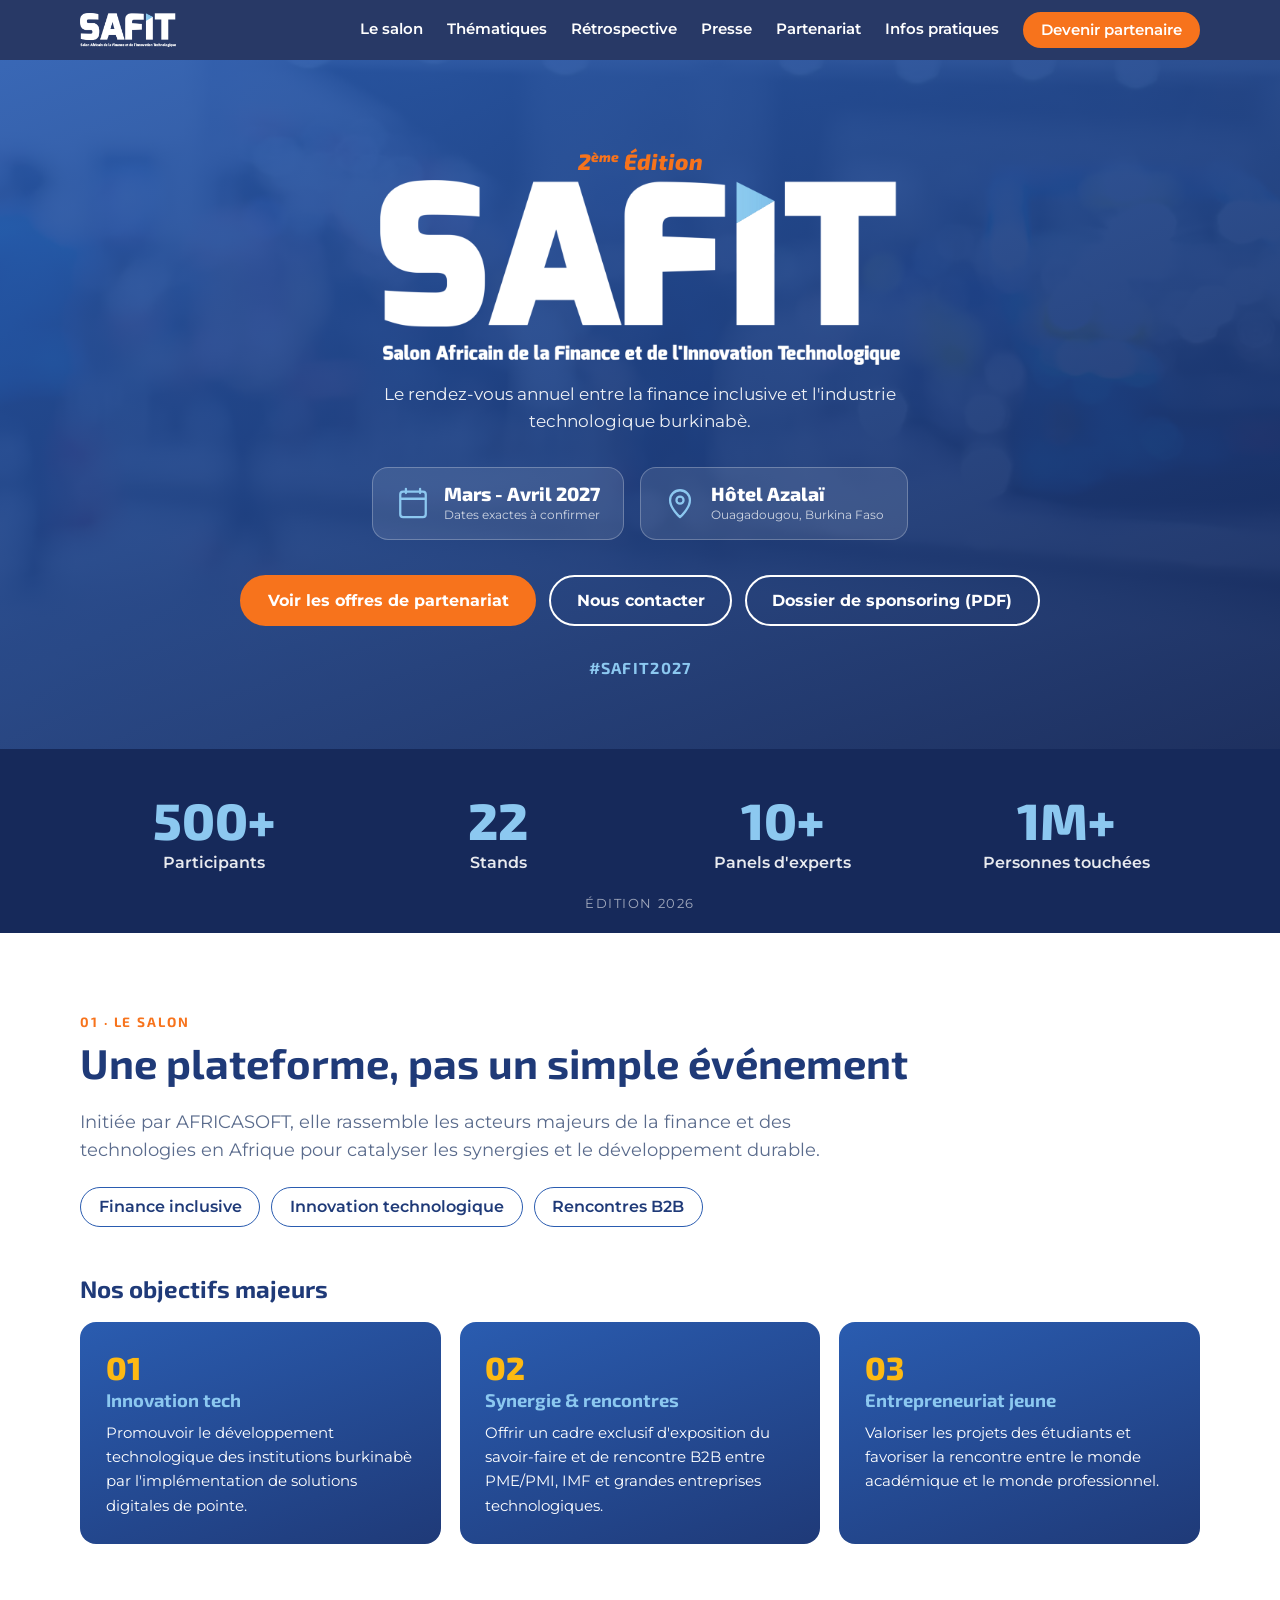
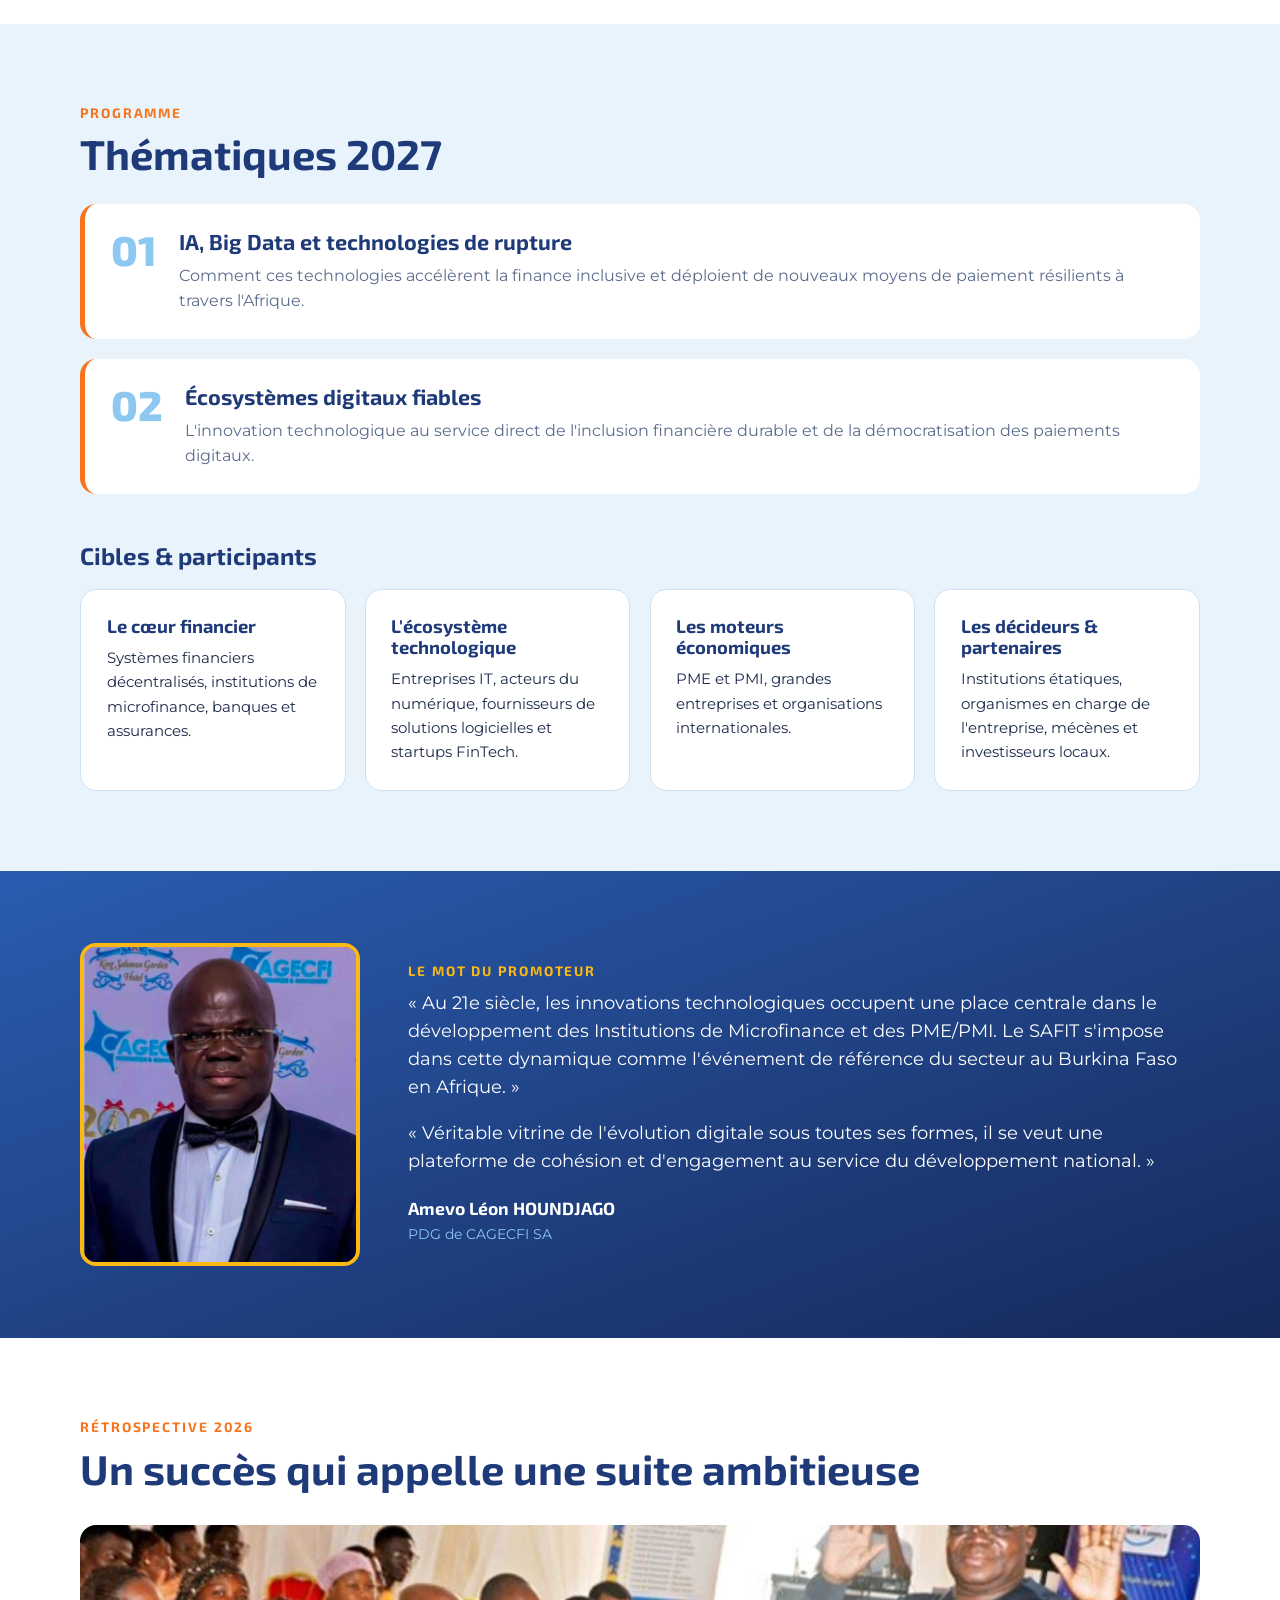
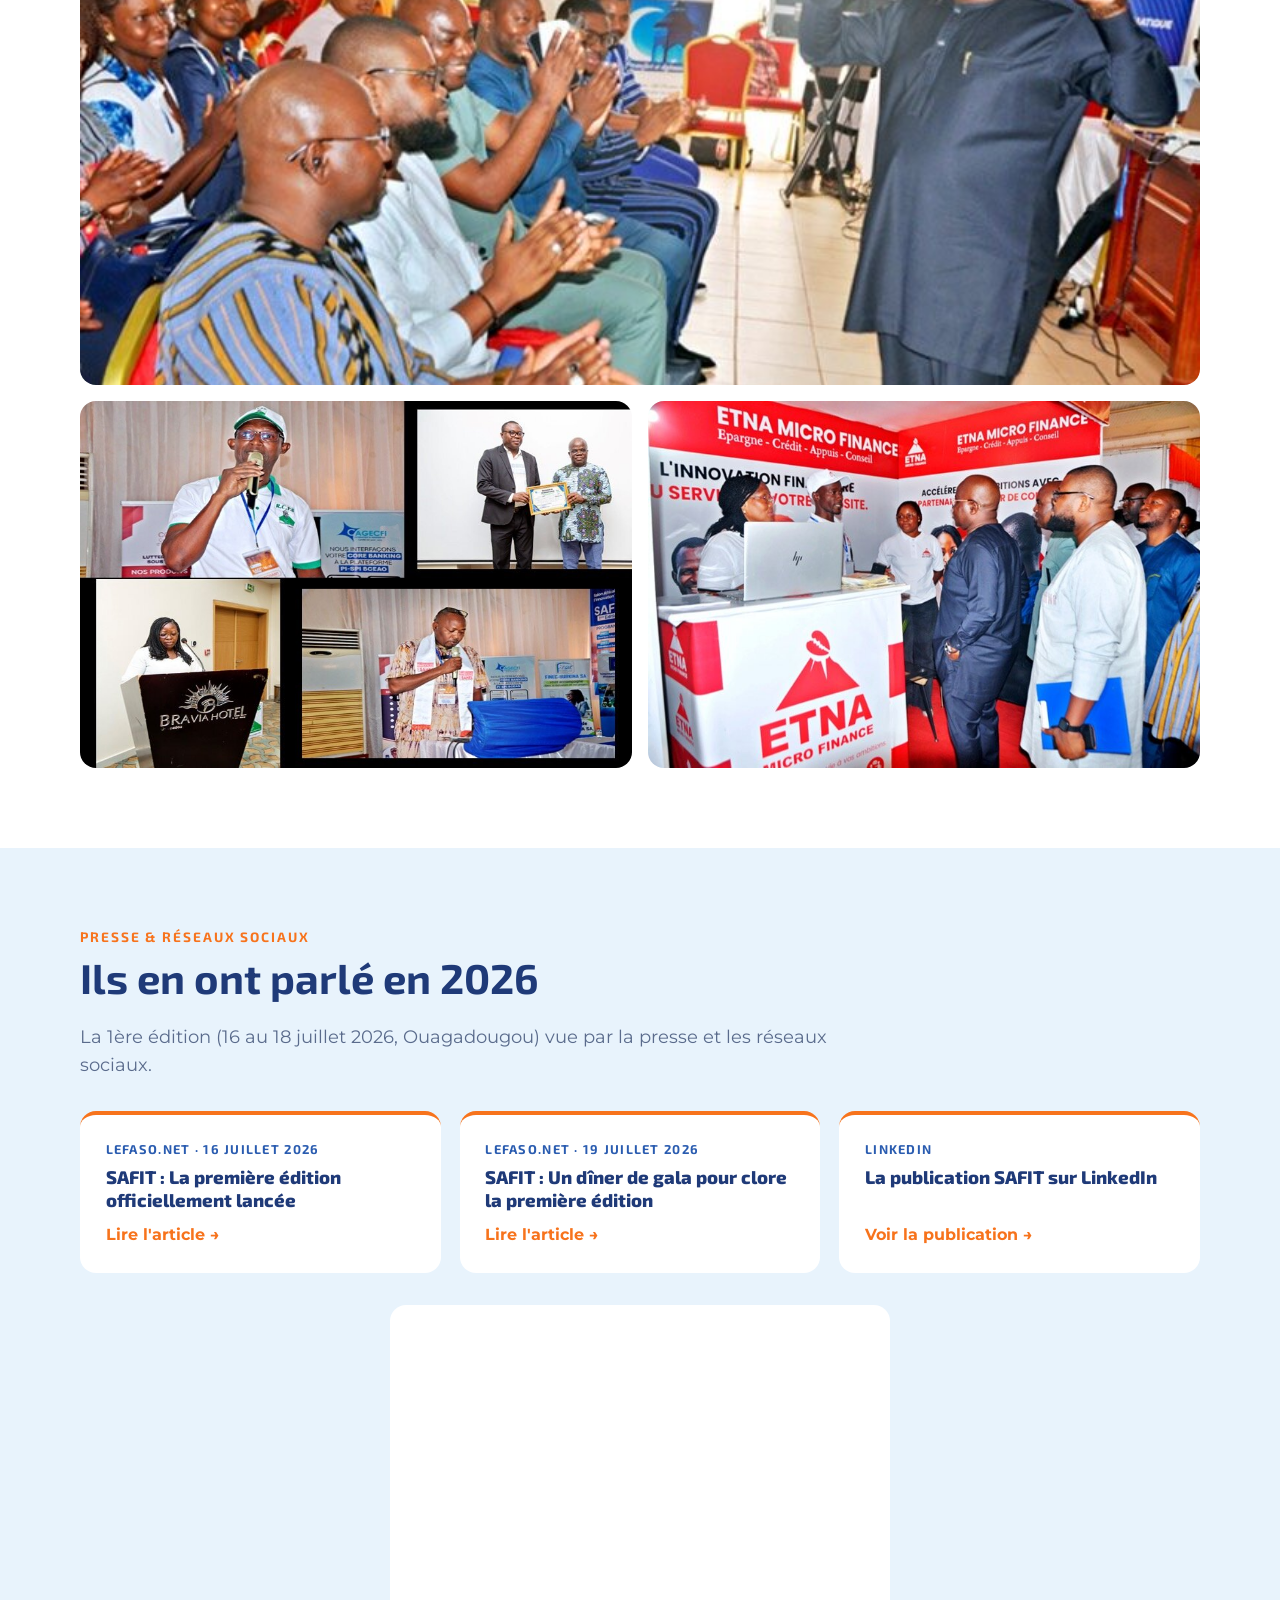
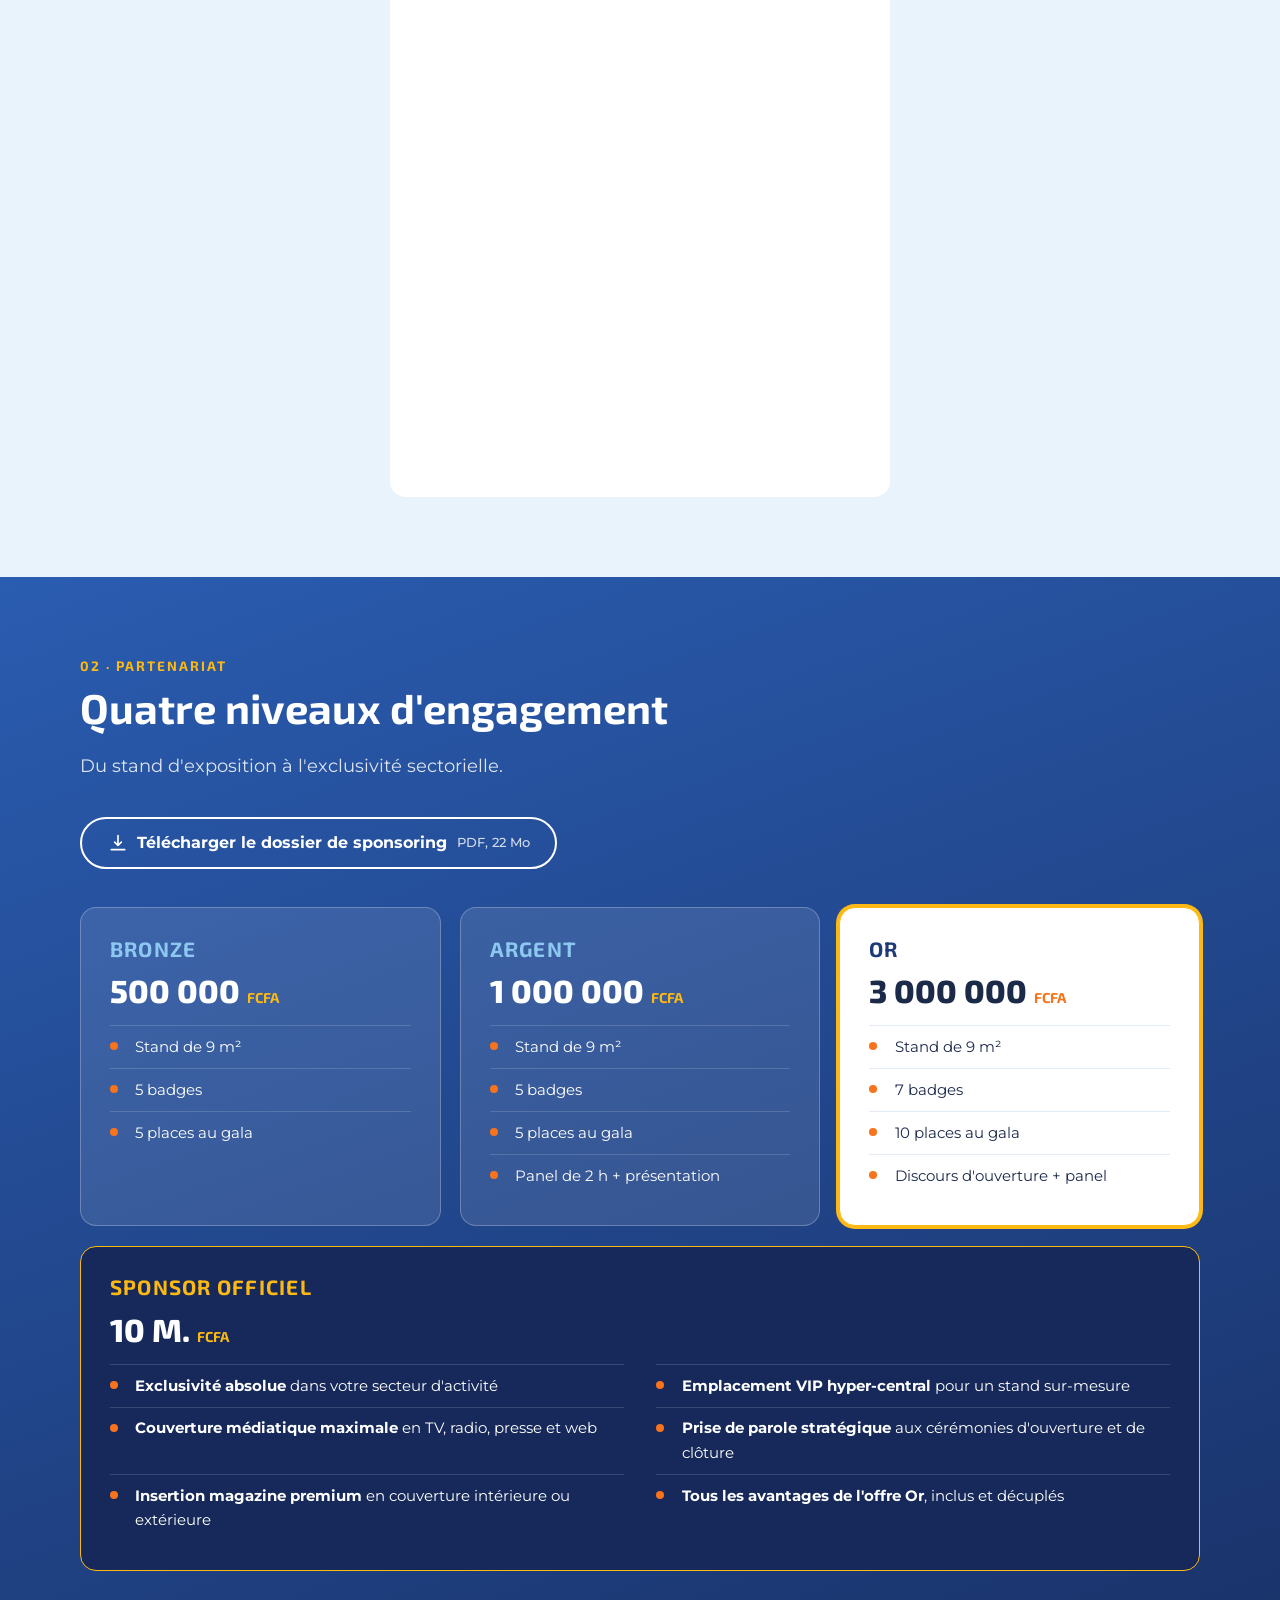
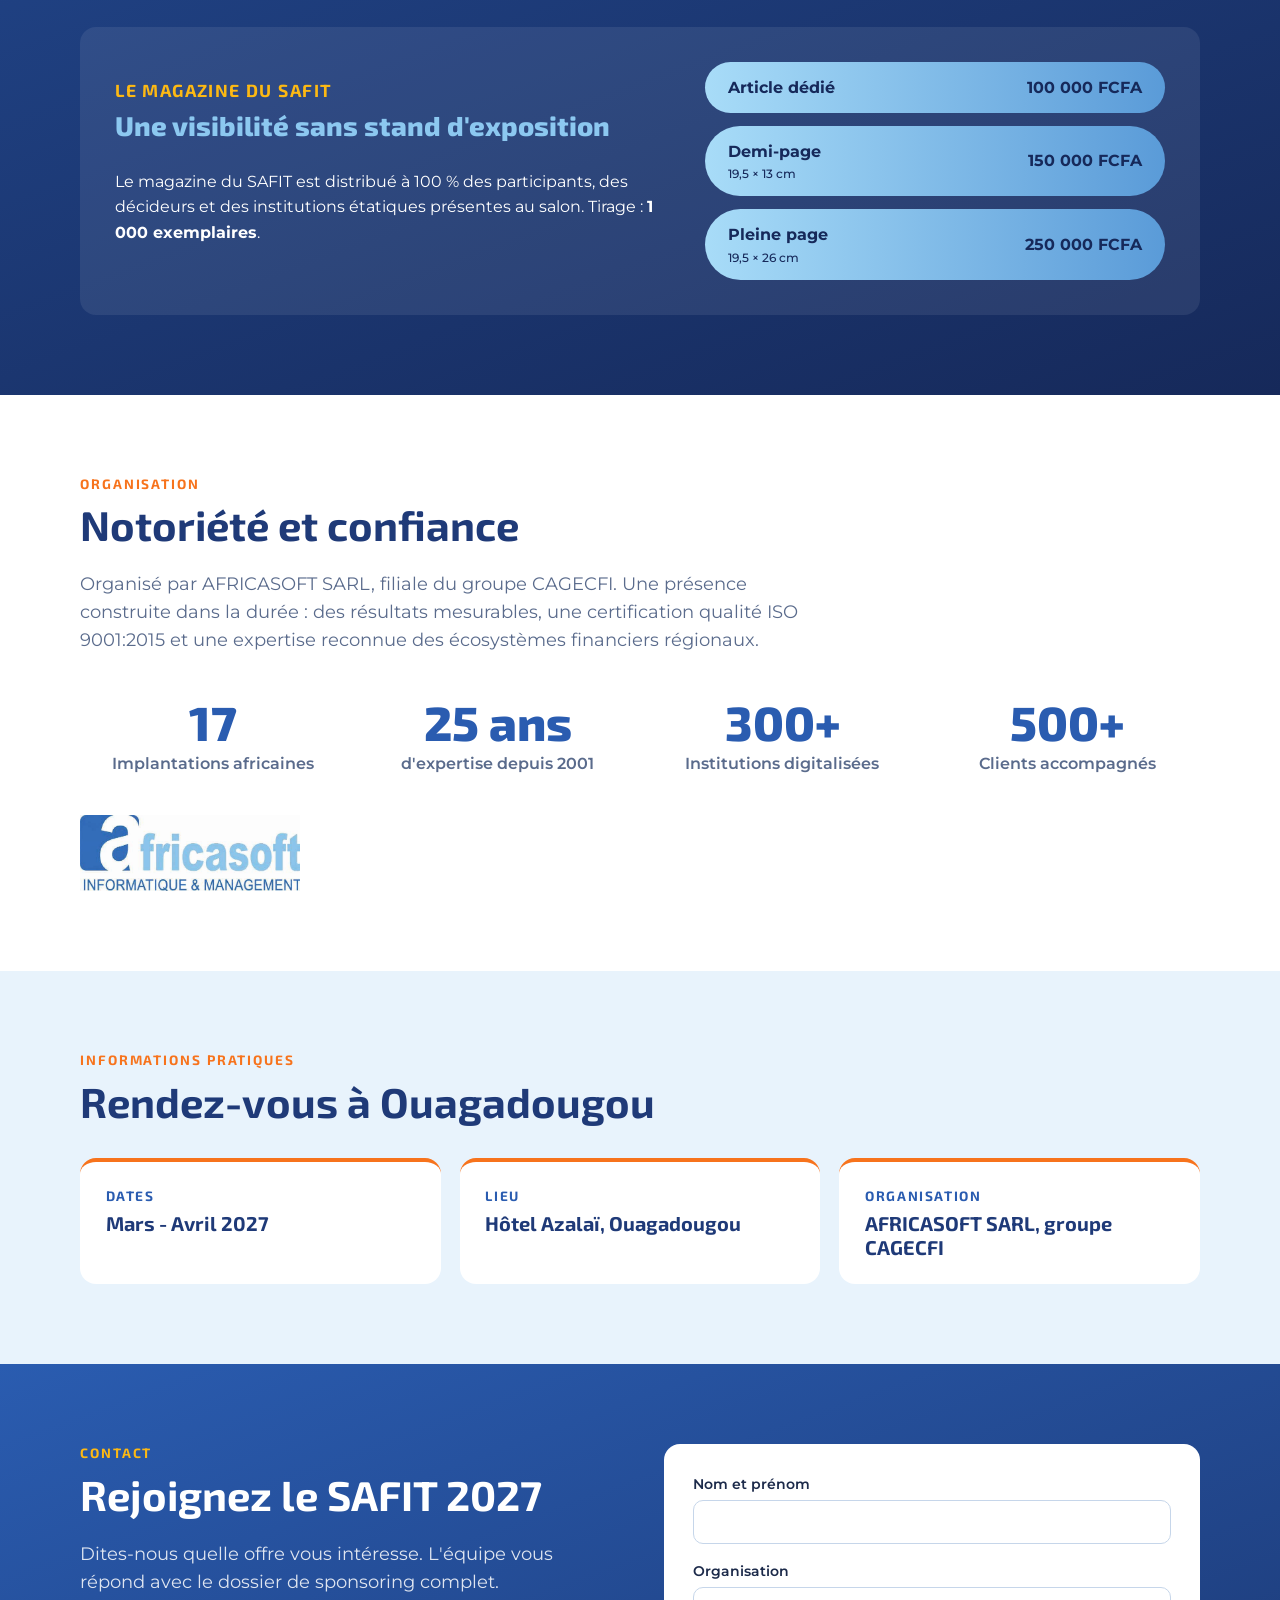
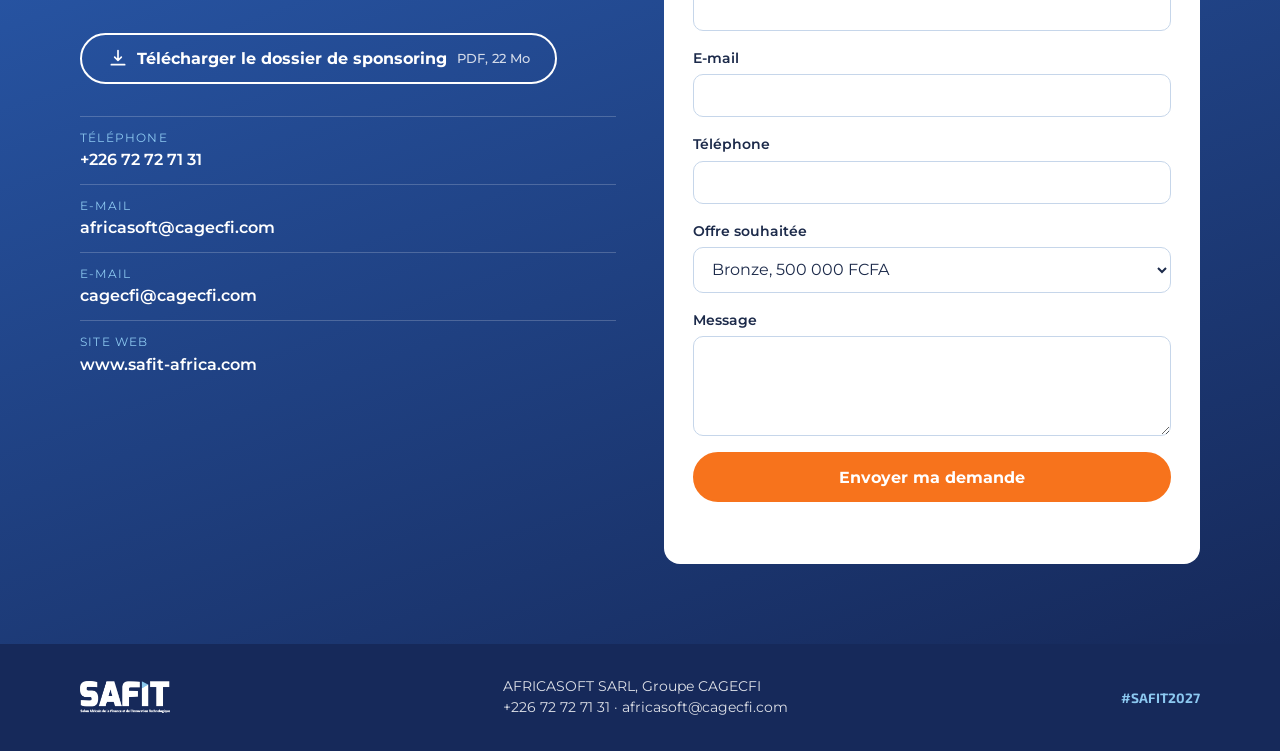
<file: site-complet.html>
<!doctype html>
<html lang="fr">
<head>
  <meta charset="utf-8">
  <meta name="viewport" content="width=device-width, initial-scale=1">
  <meta name="robots" content="noindex, nofollow">
  <title>SAFIT 2027 | Salon Africain de la Finance et de l'Innovation Technologique</title>
  <meta name="description" content="SAFIT 2027, 2ème édition : le salon africain de la finance inclusive et de l'innovation technologique. Mars - Avril 2027, Hôtel Azalaï, Ouagadougou.">
  <meta property="og:title" content="SAFIT 2027 | 2ème édition, Ouagadougou">
  <meta property="og:description" content="Finance inclusive, innovation technologique et rencontres B2B. Mars - Avril 2027, Hôtel Azalaï, Ouagadougou.">
  <meta property="og:type" content="website">
  <meta property="og:image" content="assets/hero.jpg">
  <meta name="theme-color" content="#1f3a78">
  <link rel="icon" href="favicon.ico" sizes="48x48">
  <link rel="icon" type="image/png" sizes="32x32" href="favicon-32.png">
  <link rel="apple-touch-icon" href="apple-touch-icon.png">
  <link rel="preconnect" href="https://fonts.googleapis.com">
  <link rel="preconnect" href="https://fonts.gstatic.com" crossorigin>
  <link href="https://fonts.googleapis.com/css2?family=Exo+2:wght@500;700;800&family=Montserrat:wght@400;500;600;700&display=swap" rel="stylesheet">
  <link rel="stylesheet" href="style.css">
</head>
<body>

<header class="nav" id="top">
  <div class="wrap nav__in">
    <a href="#top" class="nav__brand" aria-label="SAFIT 2027, accueil">
      <img src="assets/logo-safit-white.png" alt="SAFIT" width="96" height="34">
    </a>
    <button class="nav__toggle" aria-label="Menu" aria-expanded="false" aria-controls="menu"><span></span><span></span><span></span></button>
    <nav id="menu" class="nav__menu">
      <a href="#salon">Le salon</a>
      <a href="#themes">Thématiques</a>
      <a href="#retro">Rétrospective</a>
      <a href="#presse">Presse</a>
      <a href="#partenariat">Partenariat</a>
      <a href="#infos">Infos pratiques</a>
      <a href="#contact" class="btn btn--sm">Devenir partenaire</a>
    </nav>
  </div>
</header>

<main>

<section class="hero">
  <div class="wrap hero__in">
    <p class="hero__edition">2<sup>ème</sup> Édition</p>
    <img class="hero__logo" src="assets/logo-safit-white.png" alt="SAFIT" width="560" height="199">
    <h1 class="hero__title">Salon Africain de la Finance et de l'Innovation Technologique</h1>
    <p class="hero__lead">Le rendez-vous annuel entre la finance inclusive et l'industrie technologique burkinabè.</p>

    <ul class="hero__facts">
      <li>
        <svg viewBox="0 0 24 24" aria-hidden="true"><path d="M7 2v3M17 2v3M3 9h18M5 4h14a2 2 0 0 1 2 2v14a2 2 0 0 1-2 2H5a2 2 0 0 1-2-2V6a2 2 0 0 1 2-2z"/></svg>
        <span><strong>Mars - Avril 2027</strong><small>Dates exactes à confirmer</small></span>
      </li>
      <li>
        <svg viewBox="0 0 24 24" aria-hidden="true"><path d="M12 22s7-6.2 7-12a7 7 0 0 0-14 0c0 5.8 7 12 7 12z"/><circle cx="12" cy="10" r="2.5"/></svg>
        <span><strong>Hôtel Azalaï</strong><small>Ouagadougou, Burkina Faso</small></span>
      </li>
    </ul>

    <div class="hero__cta">
      <a href="#partenariat" class="btn">Voir les offres de partenariat</a>
      <a href="#contact" class="btn btn--ghost">Nous contacter</a>
      <a href="docs/SAFIT-2027-dossier-de-sponsoring.pdf" class="btn btn--ghost" download>Dossier de sponsoring (PDF)</a>
    </div>
    <p class="hero__tag">#SAFIT2027</p>
  </div>
</section>

<section class="stats" aria-label="Chiffres de l'édition 2026">
  <div class="wrap stats__grid">
    <div><b data-count="500" data-suffix="+">500+</b><span>Participants</span></div>
    <div><b data-count="22">22</b><span>Stands</span></div>
    <div><b data-count="10" data-suffix="+">10+</b><span>Panels d'experts</span></div>
    <div><b data-count="1" data-suffix="M+">1M+</b><span>Personnes touchées</span></div>
  </div>
  <p class="stats__note">Édition 2026</p>
</section>

<section class="sec" id="salon">
  <div class="wrap">
    <p class="eyebrow">01 · Le salon</p>
    <h2>Une plateforme, pas un simple événement</h2>
    <p class="lead">Initiée par AFRICASOFT, elle rassemble les acteurs majeurs de la finance et des technologies en Afrique pour catalyser les synergies et le développement durable.</p>

    <div class="chips">
      <span>Finance inclusive</span>
      <span>Innovation technologique</span>
      <span>Rencontres B2B</span>
    </div>

    <h3 class="sub">Nos objectifs majeurs</h3>
    <div class="cards cards--3">
      <article class="card">
        <span class="card__n">01</span>
        <h4>Innovation tech</h4>
        <p>Promouvoir le développement technologique des institutions burkinabè par l'implémentation de solutions digitales de pointe.</p>
      </article>
      <article class="card">
        <span class="card__n">02</span>
        <h4>Synergie &amp; rencontres</h4>
        <p>Offrir un cadre exclusif d'exposition du savoir-faire et de rencontre B2B entre PME/PMI, IMF et grandes entreprises technologiques.</p>
      </article>
      <article class="card">
        <span class="card__n">03</span>
        <h4>Entrepreneuriat jeune</h4>
        <p>Valoriser les projets des étudiants et favoriser la rencontre entre le monde académique et le monde professionnel.</p>
      </article>
    </div>
  </div>
</section>

<section class="sec sec--tint" id="themes">
  <div class="wrap">
    <p class="eyebrow">Programme</p>
    <h2>Thématiques 2027</h2>
    <div class="themes">
      <article class="theme">
        <span class="theme__n">01</span>
        <div>
          <h3>IA, Big Data et technologies de rupture</h3>
          <p>Comment ces technologies accélèrent la finance inclusive et déploient de nouveaux moyens de paiement résilients à travers l'Afrique.</p>
        </div>
      </article>
      <article class="theme">
        <span class="theme__n">02</span>
        <div>
          <h3>Écosystèmes digitaux fiables</h3>
          <p>L'innovation technologique au service direct de l'inclusion financière durable et de la démocratisation des paiements digitaux.</p>
        </div>
      </article>
    </div>

    <h3 class="sub">Cibles &amp; participants</h3>
    <div class="cards cards--4">
      <article class="card card--light">
        <h4>Le cœur financier</h4>
        <p>Systèmes financiers décentralisés, institutions de microfinance, banques et assurances.</p>
      </article>
      <article class="card card--light">
        <h4>L'écosystème technologique</h4>
        <p>Entreprises IT, acteurs du numérique, fournisseurs de solutions logicielles et startups FinTech.</p>
      </article>
      <article class="card card--light">
        <h4>Les moteurs économiques</h4>
        <p>PME et PMI, grandes entreprises et organisations internationales.</p>
      </article>
      <article class="card card--light">
        <h4>Les décideurs &amp; partenaires</h4>
        <p>Institutions étatiques, organismes en charge de l'entreprise, mécènes et investisseurs locaux.</p>
      </article>
    </div>
  </div>
</section>

<section class="promoter">
  <div class="wrap promoter__in">
    <img src="assets/promoteur.jpg" alt="Amevo Léon Houndjago, PDG de CAGECFI SA" width="280" height="325" loading="lazy">
    <div>
      <p class="eyebrow eyebrow--light">Le mot du promoteur</p>
      <blockquote>
        <p>« Au 21e siècle, les innovations technologiques occupent une place centrale dans le développement des Institutions de Microfinance et des PME/PMI. Le SAFIT s'impose dans cette dynamique comme l'événement de référence du secteur au Burkina Faso en Afrique. »</p>
        <p>« Véritable vitrine de l'évolution digitale sous toutes ses formes, il se veut une plateforme de cohésion et d'engagement au service du développement national. »</p>
        <footer><strong>Amevo Léon HOUNDJAGO</strong><span>PDG de CAGECFI SA</span></footer>
      </blockquote>
    </div>
  </div>
</section>

<section class="sec" id="retro">
  <div class="wrap">
    <p class="eyebrow">Rétrospective 2026</p>
    <h2>Un succès qui appelle une suite ambitieuse</h2>
    <div class="gallery">
      <figure class="gallery__big"><img src="assets/retro-audience.jpg" alt="Le public applaudit lors de l'édition 2026" loading="lazy"></figure>
      <figure><img src="assets/retro-collage.jpg" alt="Interventions et remise de distinction lors de l'édition 2026" loading="lazy"></figure>
      <figure><img src="assets/retro-stand.jpg" alt="Visite d'un stand d'exposition lors de l'édition 2026" loading="lazy"></figure>
    </div>
  </div>
</section>

<section class="sec sec--tint" id="presse">
  <div class="wrap">
    <p class="eyebrow">Presse &amp; réseaux sociaux</p>
    <h2>Ils en ont parlé en 2026</h2>
    <p class="lead">La 1ère édition (16 au 18 juillet 2026, Ouagadougou) vue par la presse et les réseaux sociaux.</p>

    <div class="press">
      <a class="press__card" href="https://lefaso.net/spip.php?article147914" target="_blank" rel="noopener">
        <span class="press__src">Lefaso.net · 16 juillet 2026</span>
        <strong>SAFIT : La première édition officiellement lancée</strong>
        <span class="press__go">Lire l'article</span>
      </a>
      <a class="press__card" href="https://lefaso.net/spip.php?article147969" target="_blank" rel="noopener">
        <span class="press__src">Lefaso.net · 19 juillet 2026</span>
        <strong>SAFIT : Un dîner de gala pour clore la première édition</strong>
        <span class="press__go">Lire l'article</span>
      </a>
      <a class="press__card" href="https://www.linkedin.com/feed/update/urn:li:activity:7483702681761427456" target="_blank" rel="noopener">
        <span class="press__src">LinkedIn</span>
        <strong>La publication SAFIT sur LinkedIn</strong>
        <span class="press__go">Voir la publication</span>
      </a>
    </div>

    <div class="fb">
      <iframe src="https://www.facebook.com/plugins/post.php?href=https%3A%2F%2Fwww.facebook.com%2Flefaso.net%2Fposts%2Fpfbid02u2LoGasSuMYXSpVWYt2wjxS4t2RRE9JoyrCFffJLEcP4rDqgkjKgwjbenBegDNwkl&amp;show_text=true&amp;width=500" title="Publication Facebook de Lefaso.net sur le SAFIT" width="500" height="792" style="border:none;overflow:hidden" scrolling="no" frameborder="0" loading="lazy" allowfullscreen="true" allow="autoplay; clipboard-write; encrypted-media; picture-in-picture; web-share"></iframe>
    </div>
  </div>
</section>

<section class="sec sec--dark" id="partenariat">
  <div class="wrap">
    <p class="eyebrow eyebrow--light">02 · Partenariat</p>
    <h2>Quatre niveaux d'engagement</h2>
    <p class="lead lead--light">Du stand d'exposition à l'exclusivité sectorielle.</p>
    <p><a class="btn btn--ghost btn--dl" href="docs/SAFIT-2027-dossier-de-sponsoring.pdf" download>
        <svg viewBox="0 0 24 24" aria-hidden="true"><path d="M12 3v12m0 0l-4-4m4 4l4-4M4 20h16"/></svg>
        Télécharger le dossier de sponsoring <small>PDF, 22 Mo</small>
      </a></p>

    <div class="offers">
      <article class="offer">
        <h3>Bronze</h3>
        <p class="offer__price">500 000 <small>FCFA</small></p>
        <ul>
          <li>Stand de 9 m²</li>
          <li>5 badges</li>
          <li>5 places au gala</li>
        </ul>
      </article>
      <article class="offer">
        <h3>Argent</h3>
        <p class="offer__price">1 000 000 <small>FCFA</small></p>
        <ul>
          <li>Stand de 9 m²</li>
          <li>5 badges</li>
          <li>5 places au gala</li>
          <li>Panel de 2 h + présentation</li>
        </ul>
      </article>
      <article class="offer offer--gold">
        <h3>Or</h3>
        <p class="offer__price">3 000 000 <small>FCFA</small></p>
        <ul>
          <li>Stand de 9 m²</li>
          <li>7 badges</li>
          <li>10 places au gala</li>
          <li>Discours d'ouverture + panel</li>
        </ul>
      </article>
      <article class="offer offer--official">
        <h3>Sponsor officiel</h3>
        <p class="offer__price">10 M. <small>FCFA</small></p>
        <ul>
          <li><b>Exclusivité absolue</b> dans votre secteur d'activité</li>
          <li><b>Emplacement VIP hyper-central</b> pour un stand sur-mesure</li>
          <li><b>Couverture médiatique maximale</b> en TV, radio, presse et web</li>
          <li><b>Prise de parole stratégique</b> aux cérémonies d'ouverture et de clôture</li>
          <li><b>Insertion magazine premium</b> en couverture intérieure ou extérieure</li>
          <li><b>Tous les avantages de l'offre Or</b>, inclus et décuplés</li>
        </ul>
      </article>
    </div>

    <div class="mag">
      <div class="mag__txt">
        <h3>Le Magazine du SAFIT</h3>
        <p class="mag__big">Une visibilité sans stand d'exposition</p>
        <p>Le magazine du SAFIT est distribué à 100 % des participants, des décideurs et des institutions étatiques présentes au salon. Tirage : <strong>1 000 exemplaires</strong>.</p>
      </div>
      <ul class="mag__prices">
        <li><span>Article dédié</span><b>100 000 FCFA</b></li>
        <li><span>Demi-page <small>19,5 × 13 cm</small></span><b>150 000 FCFA</b></li>
        <li><span>Pleine page <small>19,5 × 26 cm</small></span><b>250 000 FCFA</b></li>
      </ul>
    </div>
  </div>
</section>

<section class="sec" id="organisateur">
  <div class="wrap">
    <p class="eyebrow">Organisation</p>
    <h2>Notoriété et confiance</h2>
    <p class="lead">Organisé par AFRICASOFT SARL, filiale du groupe CAGECFI. Une présence construite dans la durée : des résultats mesurables, une certification qualité ISO 9001:2015 et une expertise reconnue des écosystèmes financiers régionaux.</p>
    <div class="facts">
      <div><b>17</b><span>Implantations africaines</span></div>
      <div><b>25 ans</b><span>d'expertise depuis 2001</span></div>
      <div><b>300+</b><span>Institutions digitalisées</span></div>
      <div><b>500+</b><span>Clients accompagnés</span></div>
    </div>
    <img class="org-logo" src="assets/logo-cagecfi.png" alt="CAGECFI Informatique &amp; Management, certifié ISO 9001:2015" width="260" height="90" loading="lazy">
  </div>
</section>

<section class="sec sec--tint" id="infos">
  <div class="wrap">
    <p class="eyebrow">Informations pratiques</p>
    <h2>Rendez-vous à Ouagadougou</h2>
    <dl class="infos">
      <div><dt>Dates</dt><dd>Mars - Avril 2027</dd></div>
      <div><dt>Lieu</dt><dd>Hôtel Azalaï, Ouagadougou</dd></div>
      <div><dt>Organisation</dt><dd>AFRICASOFT SARL, groupe CAGECFI</dd></div>
    </dl>
  </div>
</section>

<section class="sec sec--dark" id="contact">
  <div class="wrap contact">
    <div>
      <p class="eyebrow eyebrow--light">Contact</p>
      <h2>Rejoignez le SAFIT 2027</h2>
      <p class="lead lead--light">Dites-nous quelle offre vous intéresse. L'équipe vous répond avec le dossier de sponsoring complet.</p>
      <p><a class="btn btn--ghost btn--dl" href="docs/SAFIT-2027-dossier-de-sponsoring.pdf" download>
        <svg viewBox="0 0 24 24" aria-hidden="true"><path d="M12 3v12m0 0l-4-4m4 4l4-4M4 20h16"/></svg>
        Télécharger le dossier de sponsoring <small>PDF, 22 Mo</small>
      </a></p>
      <ul class="contact__list">
        <li><span>Téléphone</span><a href="tel:+22672727131">+226 72 72 71 31</a></li>
        <li><span>E-mail</span><a href="mailto:africasoft@cagecfi.com">africasoft@cagecfi.com</a></li>
        <li><span>E-mail</span><a href="mailto:cagecfi@cagecfi.com">cagecfi@cagecfi.com</a></li>
        <li><span>Site web</span><a href="https://www.safit-africa.com">www.safit-africa.com</a></li>
      </ul>
    </div>

    <form class="form" id="contact-form" action="https://formspree.io/f/xkjorpbg" method="POST" novalidate>
      <input type="text" name="_gotcha" tabindex="-1" autocomplete="off" aria-hidden="true" style="position:absolute;left:-9999px">
      <input type="hidden" name="_subject" value="SAFIT 2027 : nouvelle demande de partenariat">
      <label>Nom et prénom
        <input name="nom" autocomplete="name" required>
      </label>
      <label>Organisation
        <input name="org" autocomplete="organization" required>
      </label>
      <label>E-mail
        <input name="email" type="email" autocomplete="email" required>
      </label>
      <label>Téléphone
        <input name="tel" type="tel" autocomplete="tel">
      </label>
      <label>Offre souhaitée
        <select name="offre">
          <option>Bronze, 500 000 FCFA</option>
          <option>Argent, 1 000 000 FCFA</option>
          <option>Or, 3 000 000 FCFA</option>
          <option>Sponsor officiel, 10 M. FCFA</option>
          <option>Magazine du SAFIT</option>
          <option>Je ne sais pas encore</option>
        </select>
      </label>
      <label>Message
        <textarea name="msg" rows="4"></textarea>
      </label>
      <button class="btn" type="submit">Envoyer ma demande</button>
      <p class="form__note" id="form-note" role="status"></p>
    </form>
  </div>
</section>

</main>

<footer class="foot">
  <div class="wrap foot__in">
    <img src="assets/logo-safit-white.png" alt="SAFIT" width="90" height="32" loading="lazy">
    <p>AFRICASOFT SARL, Groupe CAGECFI<br>+226 72 72 71 31 · africasoft@cagecfi.com</p>
    <p class="foot__tag">#SAFIT2027</p>
  </div>
</footer>

<script src="script.js"></script>
</body>
</html>
</file>
<file: soon.css>
:root { --blue:#2a5cb0; --blue-d:#1f3a78; --blue-dd:#16295a; --sky:#8cc8f0; --orange:#f7731c; --gold:#fdb913; --ink:#1c2a4a; --muted:#5a6b8c; --f-head:"Exo 2",system-ui,sans-serif; --f-body:"Montserrat",system-ui,sans-serif; }
*,*::before,*::after{box-sizing:border-box}
body{margin:0;font-family:var(--f-body);color:#fff;line-height:1.6;-webkit-font-smoothing:antialiased;background:var(--blue-dd)}
img{max-width:100%;height:auto;display:block}
a{color:inherit}
.soon{min-height:100vh;display:grid;place-items:center;padding:48px 16px;text-align:center;background:linear-gradient(160deg,rgba(42,92,176,.93),rgba(22,41,90,.97)),url("assets/hero.jpg") center/cover}
.soon__in{width:min(720px,100%)}
.soon__edition{font:800 1.4rem var(--f-head);font-style:italic;color:var(--orange);margin:0 0 .3rem}
.soon__edition sup{font-size:.6em}
.soon__logo{width:min(440px,80%);margin:0 auto 1.2rem}
.soon__title{font:800 clamp(1.5rem,4vw,2.2rem) var(--f-head);color:var(--sky);margin:0 0 1.2rem}
.soon__facts{list-style:none;margin:0 0 1.4rem;padding:0;display:flex;flex-wrap:wrap;justify-content:center;gap:1rem}
.soon__facts li{display:flex;align-items:center;gap:.9rem;text-align:left;padding:.8rem 1.3rem;background:rgba(255,255,255,.1);border:1px solid rgba(255,255,255,.25);border-radius:16px}
.soon__facts svg{width:32px;height:32px;fill:none;stroke:var(--sky);stroke-width:1.6;stroke-linecap:round;stroke-linejoin:round;flex:none}
.soon__facts strong{display:block;font:800 1.15rem var(--f-head)}
.soon__facts small{display:block;opacity:.75;font-size:.78rem}
.soon__lead{max-width:560px;margin:0 auto 1.6rem;opacity:.92}
.card-form{background:#fff;color:var(--ink);border-radius:16px;padding:1.8rem;text-align:left;box-shadow:0 20px 50px rgba(0,0,0,.3)}
.card-form h2{font:800 1.4rem var(--f-head);color:var(--blue-d);margin:0 0 1rem}
form{display:grid;gap:1rem}
.row{display:grid;grid-template-columns:1fr 1fr;gap:1rem}
label{display:grid;gap:.3rem;font-weight:600;font-size:.88rem}
input:not([type=checkbox]),select{font:400 1rem var(--f-body);padding:.7em .9em;border:1.5px solid #c6d6ea;border-radius:10px;background:#fff;color:var(--ink);width:100%}
input:focus-visible,select:focus-visible{outline:3px solid var(--sky);border-color:var(--blue)}
input.err{border-color:#d33}
.consent{display:flex;align-items:flex-start;gap:.6rem;font-weight:500;color:var(--muted)}
.consent input{margin-top:.25rem;width:18px;height:18px;flex:none}
.btn{display:inline-block;background:var(--orange);color:#fff;font:700 1rem var(--f-body);text-decoration:none;padding:.9em 1.6em;border:2px solid var(--orange);border-radius:999px;cursor:pointer;text-align:center;transition:transform .15s,background .15s}
.btn:hover{transform:translateY(-2px);background:#e0620f;border-color:#e0620f}
.btn[disabled]{opacity:.6;cursor:wait;transform:none}
.btn small{font-weight:500;opacity:.85;font-size:.8em}
.note{margin:0;font-size:.85rem;color:var(--muted);min-height:1.2em}
.note.bad{color:#c22}
.done{text-align:center}
.done h2{margin-bottom:.5rem}
.done p{color:var(--muted)}
.soon__stats{list-style:none;display:flex;justify-content:center;gap:2rem;flex-wrap:wrap;margin:2rem 0 1.4rem;padding:0}
.soon__stats b{display:block;font:800 1.8rem var(--f-head);color:var(--sky)}
.soon__stats span{font-size:.85rem;opacity:.85}
.soon__contact{margin:0 0 .4rem;font-weight:600}
.soon__contact a{text-decoration:none}
.soon__contact a:hover{color:var(--gold)}
.soon__org{margin:0;font-size:.8rem;opacity:.7}
@media (max-width:600px){.row{grid-template-columns:1fr}.card-form{padding:1.3rem}}
@media (prefers-reduced-motion:reduce){.btn{transition:none}}
</file>
<file: style.css>
:root {
  --blue: #2a5cb0;
  --blue-d: #1f3a78;
  --blue-dd: #16295a;
  --sky: #8cc8f0;
  --sky-l: #e8f3fc;
  --orange: #f7731c;
  --gold: #fdb913;
  --ink: #1c2a4a;
  --muted: #5a6b8c;
  --bg: #ffffff;
  --radius: 16px;
  --f-head: "Exo 2", system-ui, sans-serif;
  --f-body: "Montserrat", system-ui, sans-serif;
}

*, *::before, *::after { box-sizing: border-box; }
html { scroll-behavior: smooth; scroll-padding-top: 72px; }
body { margin: 0; font-family: var(--f-body); color: var(--ink); background: var(--bg); line-height: 1.6; -webkit-font-smoothing: antialiased; }
img { max-width: 100%; height: auto; display: block; }
a { color: inherit; }
h1, h2, h3, h4 { font-family: var(--f-head); line-height: 1.15; margin: 0 0 .5em; }
p { margin: 0 0 1em; }
.wrap { width: min(1120px, 100% - 32px); margin-inline: auto; }

/* Boutons */
.btn { display: inline-block; background: var(--orange); color: #fff; font-weight: 700; text-decoration: none; padding: .85em 1.6em; border: 2px solid var(--orange); border-radius: 999px; cursor: pointer; font: 700 1rem var(--f-body); transition: transform .15s, background .15s; }
.btn:hover { transform: translateY(-2px); background: #e0620f; border-color: #e0620f; }
.btn--sm { padding: .5em 1.1em; font-size: .9rem; }
.btn--ghost { background: transparent; border-color: #fff; }
.btn--ghost:hover { background: rgba(255,255,255,.12); border-color: #fff; }

/* Navigation */
.nav { position: sticky; top: 0; z-index: 50; background: rgba(22,41,90,.92); backdrop-filter: blur(8px); }
.nav__in { display: flex; align-items: center; justify-content: space-between; min-height: 60px; }
.nav__brand img { height: 34px; width: auto; }
.nav__menu { display: flex; align-items: center; gap: 1.5rem; }
.nav__menu a { color: #fff; text-decoration: none; font-weight: 600; font-size: .92rem; }
.nav__menu a:not(.btn):hover { color: var(--sky); }
.nav__toggle { display: none; background: none; border: 0; padding: 8px; cursor: pointer; }
.nav__toggle span { display: block; width: 24px; height: 2px; background: #fff; margin: 5px 0; transition: .2s; }

/* Hero */
.hero { position: relative; color: #fff; text-align: center; padding: 88px 0 72px; background:
  linear-gradient(160deg, rgba(42,92,176,.93), rgba(22,41,90,.96)),
  url("assets/hero.jpg") center / cover; }
.hero__edition { font: 800 1.4rem var(--f-head); font-style: italic; color: var(--orange); margin: 0 0 .3rem; }
.hero__edition sup { font-size: .6em; }
.hero__logo { width: min(520px, 80%); height: auto; margin: 0 auto 1rem; }
.hero__title { position: absolute; width: 1px; height: 1px; margin: -1px; overflow: hidden; clip: rect(0 0 0 0); white-space: nowrap; }
.hero__lead { max-width: 600px; margin: 0 auto 2rem; font-size: 1.05rem; opacity: .92; }
.hero__facts { list-style: none; padding: 0; margin: 0 auto 2.2rem; display: flex; flex-wrap: wrap; justify-content: center; gap: 1rem; }
.hero__facts li { display: flex; align-items: center; gap: .9rem; text-align: left; padding: .9rem 1.4rem; background: rgba(255,255,255,.1); border: 1px solid rgba(255,255,255,.25); border-radius: var(--radius); }
.hero__facts svg { width: 34px; height: 34px; fill: none; stroke: var(--sky); stroke-width: 1.6; stroke-linecap: round; stroke-linejoin: round; flex: none; }
.hero__facts strong { display: block; font: 800 1.2rem var(--f-head); }
.hero__facts small { display: block; opacity: .75; font-size: .78rem; }
.hero__cta { display: flex; flex-wrap: wrap; gap: .8rem; justify-content: center; }
.hero__tag { margin: 2rem 0 0; font: 700 1rem var(--f-head); color: var(--sky); letter-spacing: .08em; }

/* Chiffres */
.stats { background: var(--blue-dd); color: #fff; padding: 40px 0 18px; text-align: center; }
.stats__grid { display: grid; grid-template-columns: repeat(4, 1fr); gap: 1rem; }
.stats b { display: block; font: 800 clamp(2rem, 5vw, 3.2rem) var(--f-head); color: var(--sky); }
.stats span { font-weight: 600; opacity: .9; }
.stats__note { margin: 1.2rem 0 0; font-size: .8rem; letter-spacing: .12em; text-transform: uppercase; opacity: .6; }

/* Sections */
.sec { padding: 80px 0; }
.sec--tint { background: var(--sky-l); }
.sec--dark { background: linear-gradient(160deg, var(--blue), var(--blue-dd)); color: #fff; }
.eyebrow { font: 700 .85rem var(--f-head); letter-spacing: .14em; text-transform: uppercase; color: var(--orange); margin-bottom: .6rem; }
.eyebrow--light { color: var(--gold); }
.sec h2 { font-size: clamp(1.8rem, 4vw, 2.6rem); color: var(--blue-d); }
.sec--dark h2 { color: #fff; }
.lead { font-size: 1.1rem; max-width: 760px; color: var(--muted); }
.lead--light { color: rgba(255,255,255,.85); }
.sub { margin: 3rem 0 1.2rem; font-size: 1.5rem; color: var(--blue-d); }

.chips { display: flex; flex-wrap: wrap; gap: .7rem; margin-top: 1.4rem; }
.chips span { border: 1.5px solid var(--blue); color: var(--blue-d); font-weight: 600; border-radius: 999px; padding: .4em 1.1em; }

.cards { display: grid; gap: 1.2rem; }
.cards--3 { grid-template-columns: repeat(3, 1fr); }
.cards--4 { grid-template-columns: repeat(4, 1fr); }
.card { position: relative; background: linear-gradient(160deg, var(--blue), var(--blue-d)); color: #fff; border-radius: var(--radius); padding: 1.6rem; }
.card h4 { font-size: 1.15rem; color: var(--sky); }
.card p { margin: 0; font-size: .95rem; }
.card__n { font: 800 2rem var(--f-head); color: var(--gold); display: block; margin-bottom: .3rem; }
.card--light { background: #fff; color: var(--ink); border: 1px solid #cfe0f3; }
.card--light h4 { color: var(--blue-d); }

.themes { display: grid; gap: 1.2rem; margin-top: 1.6rem; }
.theme { display: flex; gap: 1.4rem; align-items: flex-start; background: #fff; border-radius: var(--radius); padding: 1.6rem; border-left: 5px solid var(--orange); }
.theme__n { font: 800 2.6rem var(--f-head); color: var(--sky); line-height: 1; }
.theme h3 { color: var(--blue-d); font-size: 1.35rem; margin-bottom: .4em; }
.theme p { margin: 0; color: var(--muted); }

/* Promoteur */
.promoter { background: linear-gradient(160deg, var(--blue), var(--blue-dd)); color: #fff; padding: 72px 0; }
.promoter__in { display: grid; grid-template-columns: 280px 1fr; gap: 3rem; align-items: center; }
.promoter img { border: 4px solid var(--gold); border-radius: var(--radius); width: 100%; }
.promoter blockquote { margin: 0; font-size: 1.1rem; }
.promoter footer { margin-top: 1.4rem; }
.promoter footer strong { display: block; font: 700 1.1rem var(--f-head); }
.promoter footer span { color: var(--sky); font-size: .9rem; }

/* Galerie */
.gallery { display: grid; grid-template-columns: repeat(2, 1fr); gap: 1rem; margin-top: 2rem; }
.gallery figure { margin: 0; overflow: hidden; border-radius: var(--radius); }
.gallery img { width: 100%; height: 100%; object-fit: cover; transition: transform .4s; }
.gallery figure:hover img { transform: scale(1.04); }
.gallery__big { grid-column: 1 / -1; max-height: 460px; }

/* Offres */
.offers { display: grid; grid-template-columns: repeat(3, 1fr); gap: 1.2rem; margin-top: 2.4rem; }
.offer { background: rgba(255,255,255,.1); border: 1px solid rgba(255,255,255,.25); border-radius: var(--radius); padding: 1.8rem; }
.offer h3 { font-size: 1.3rem; color: var(--sky); text-transform: uppercase; letter-spacing: .06em; }
.offer__price { font: 800 2rem var(--f-head); margin-bottom: 1rem; }
.offer__price small { font-size: .9rem; font-weight: 700; color: var(--gold); }
.offer ul { list-style: none; padding: 0; margin: 0; }
.offer li { padding: .55rem 0 .55rem 1.6rem; position: relative; border-top: 1px solid rgba(255,255,255,.15); font-size: .95rem; }
.offer li::before { content: ""; position: absolute; left: 0; top: 1.05em; width: 8px; height: 8px; border-radius: 50%; background: var(--orange); }
.offer--gold { background: #fff; color: var(--ink); border-color: var(--gold); box-shadow: 0 0 0 3px var(--gold); }
.offer--gold h3 { color: var(--blue-d); }
.offer--gold .offer__price small { color: var(--orange); }
.offer--gold li { border-color: #e2ebf6; }
.offer--official { grid-column: 1 / -1; background: var(--blue-dd); border-color: var(--gold); }
.offer--official h3 { color: var(--gold); }
.offer--official ul { display: grid; grid-template-columns: repeat(2, 1fr); column-gap: 2rem; }

/* Magazine */
.mag { display: grid; grid-template-columns: 1.2fr 1fr; gap: 2.4rem; align-items: center; margin-top: 3.5rem; padding: 2.2rem; background: rgba(255,255,255,.08); border-radius: var(--radius); }
.mag h3 { color: var(--gold); font-size: 1.1rem; text-transform: uppercase; letter-spacing: .08em; }
.mag__big { font: 800 1.7rem var(--f-head); color: var(--sky); }
.mag__prices { list-style: none; margin: 0; padding: 0; display: grid; gap: .8rem; }
.mag__prices li { display: flex; justify-content: space-between; align-items: center; gap: 1rem; background: linear-gradient(90deg, #a8dcf8, #5a9bd8); color: var(--blue-dd); border-radius: 999px; padding: .8rem 1.4rem; font-weight: 700; }
.mag__prices small { display: block; font-weight: 500; font-size: .75rem; }

/* Organisateur */
.facts { display: grid; grid-template-columns: repeat(4, 1fr); gap: 1.2rem; margin: 2.4rem 0; text-align: center; }
.facts b { display: block; font: 800 clamp(2rem, 4.4vw, 3rem) var(--f-head); color: var(--blue); }
.facts span { color: var(--muted); font-weight: 600; }
.org-logo { width: 220px; height: auto; }

/* Infos */
.infos { display: grid; grid-template-columns: repeat(3, 1fr); gap: 1.2rem; margin: 2rem 0 0; }
.infos div { background: #fff; border-radius: var(--radius); padding: 1.6rem; border-top: 4px solid var(--orange); }
.infos dt { font: 700 .85rem var(--f-head); text-transform: uppercase; letter-spacing: .12em; color: var(--blue); margin-bottom: .4rem; }
.infos dd { margin: 0; font: 700 1.25rem var(--f-head); color: var(--blue-d); }

/* Contact */
.contact { display: grid; grid-template-columns: 1fr 1fr; gap: 3rem; align-items: start; }
.contact__list { list-style: none; padding: 0; margin: 2rem 0 0; }
.contact__list li { padding: .7rem 0; border-top: 1px solid rgba(255,255,255,.2); display: flex; flex-direction: column; }
.contact__list span { font-size: .75rem; text-transform: uppercase; letter-spacing: .1em; color: var(--sky); }
.contact__list a { font-weight: 600; text-decoration: none; word-break: break-all; }
.contact__list a:hover { color: var(--gold); }
.form { background: #fff; color: var(--ink); border-radius: var(--radius); padding: 1.8rem; display: grid; gap: 1rem; }
.form label { display: grid; gap: .3rem; font-weight: 600; font-size: .88rem; }
.form input, .form select, .form textarea { font: 400 1rem var(--f-body); padding: .7em .9em; border: 1.5px solid #c6d6ea; border-radius: 10px; background: #fff; color: var(--ink); }
.form input:focus-visible, .form select:focus-visible, .form textarea:focus-visible { outline: 3px solid var(--sky); border-color: var(--blue); }
.form input.err { border-color: #d33; }
.form__note { margin: 0; font-size: .85rem; color: var(--muted); min-height: 1.2em; }

/* Pied de page */
.foot { background: var(--blue-dd); color: #fff; padding: 32px 0; }
.foot__in { display: flex; flex-wrap: wrap; align-items: center; justify-content: space-between; gap: 1.2rem; }
.foot img { height: 32px; width: auto; }
.foot p { margin: 0; font-size: .85rem; opacity: .85; }
.foot__tag { font: 700 1rem var(--f-head); color: var(--sky); opacity: 1 !important; }

/* Animations d'apparition */
.reveal { opacity: 0; transform: translateY(24px); transition: opacity .6s, transform .6s; }
.reveal.in { opacity: 1; transform: none; }
@media (prefers-reduced-motion: reduce) {
  html { scroll-behavior: auto; }
  .reveal { opacity: 1; transform: none; transition: none; }
  .btn, .gallery img { transition: none; }
}

/* Responsive */
@media (max-width: 900px) {
  .cards--3, .offers, .infos { grid-template-columns: 1fr; }
  .cards--4 { grid-template-columns: repeat(2, 1fr); }
  .offer--official ul { grid-template-columns: 1fr; }
  .promoter__in, .mag, .contact { grid-template-columns: 1fr; }
  .promoter__in { gap: 1.6rem; }
  .promoter img { max-width: 260px; }
  .stats__grid, .facts { grid-template-columns: repeat(2, 1fr); }
}
@media (max-width: 720px) {
  .nav__toggle { display: block; }
  .nav__menu { position: absolute; top: 100%; left: 0; right: 0; flex-direction: column; align-items: stretch; gap: 0; background: var(--blue-dd); padding: .5rem 16px 1rem; display: none; }
  .nav__menu.open { display: flex; }
  .nav__menu a { padding: .8rem 0; border-bottom: 1px solid rgba(255,255,255,.12); }
  .nav__menu .btn { text-align: center; margin-top: .8rem; border: 2px solid var(--orange); }
  .sec { padding: 56px 0; }
  .hero { padding: 56px 0 48px; }
  .cards--4 { grid-template-columns: 1fr; }
  .gallery { grid-template-columns: 1fr; }
  .theme { flex-direction: column; gap: .6rem; }
}

.btn--dl { display: inline-flex; align-items: center; gap: .6em; margin-top: 1.2rem; }
.btn--dl svg { width: 20px; height: 20px; fill: none; stroke: currentColor; stroke-width: 2; stroke-linecap: round; stroke-linejoin: round; }
.btn--dl small { font-weight: 500; opacity: .8; font-size: .8em; }

/* Presse */
.press { display: grid; grid-template-columns: repeat(3, 1fr); gap: 1.2rem; margin-top: 2rem; }
.press__card { display: flex; flex-direction: column; gap: .6rem; background: #fff; color: var(--ink); text-decoration: none; border-radius: var(--radius); padding: 1.6rem; border-top: 4px solid var(--orange); transition: transform .15s, box-shadow .15s; }
.press__card:hover { transform: translateY(-3px); box-shadow: 0 8px 24px rgba(31,58,120,.15); }
.press__src { font: 700 .8rem var(--f-head); letter-spacing: .1em; text-transform: uppercase; color: var(--blue); }
.press__card strong { font: 800 1.15rem var(--f-head); color: var(--blue-d); line-height: 1.25; }
.press__go { margin-top: auto; font-weight: 700; color: var(--orange); }
.press__go::after { content: " \2192"; }
.fb { display: flex; justify-content: center; margin-top: 2rem; max-width: 100%; overflow-x: auto; }
.fb iframe { max-width: 100%; background: #fff; border-radius: var(--radius); }
@media (max-width: 900px) { .press { grid-template-columns: 1fr; } }
@media (prefers-reduced-motion: reduce) { .press__card { transition: none; } }
</file>
